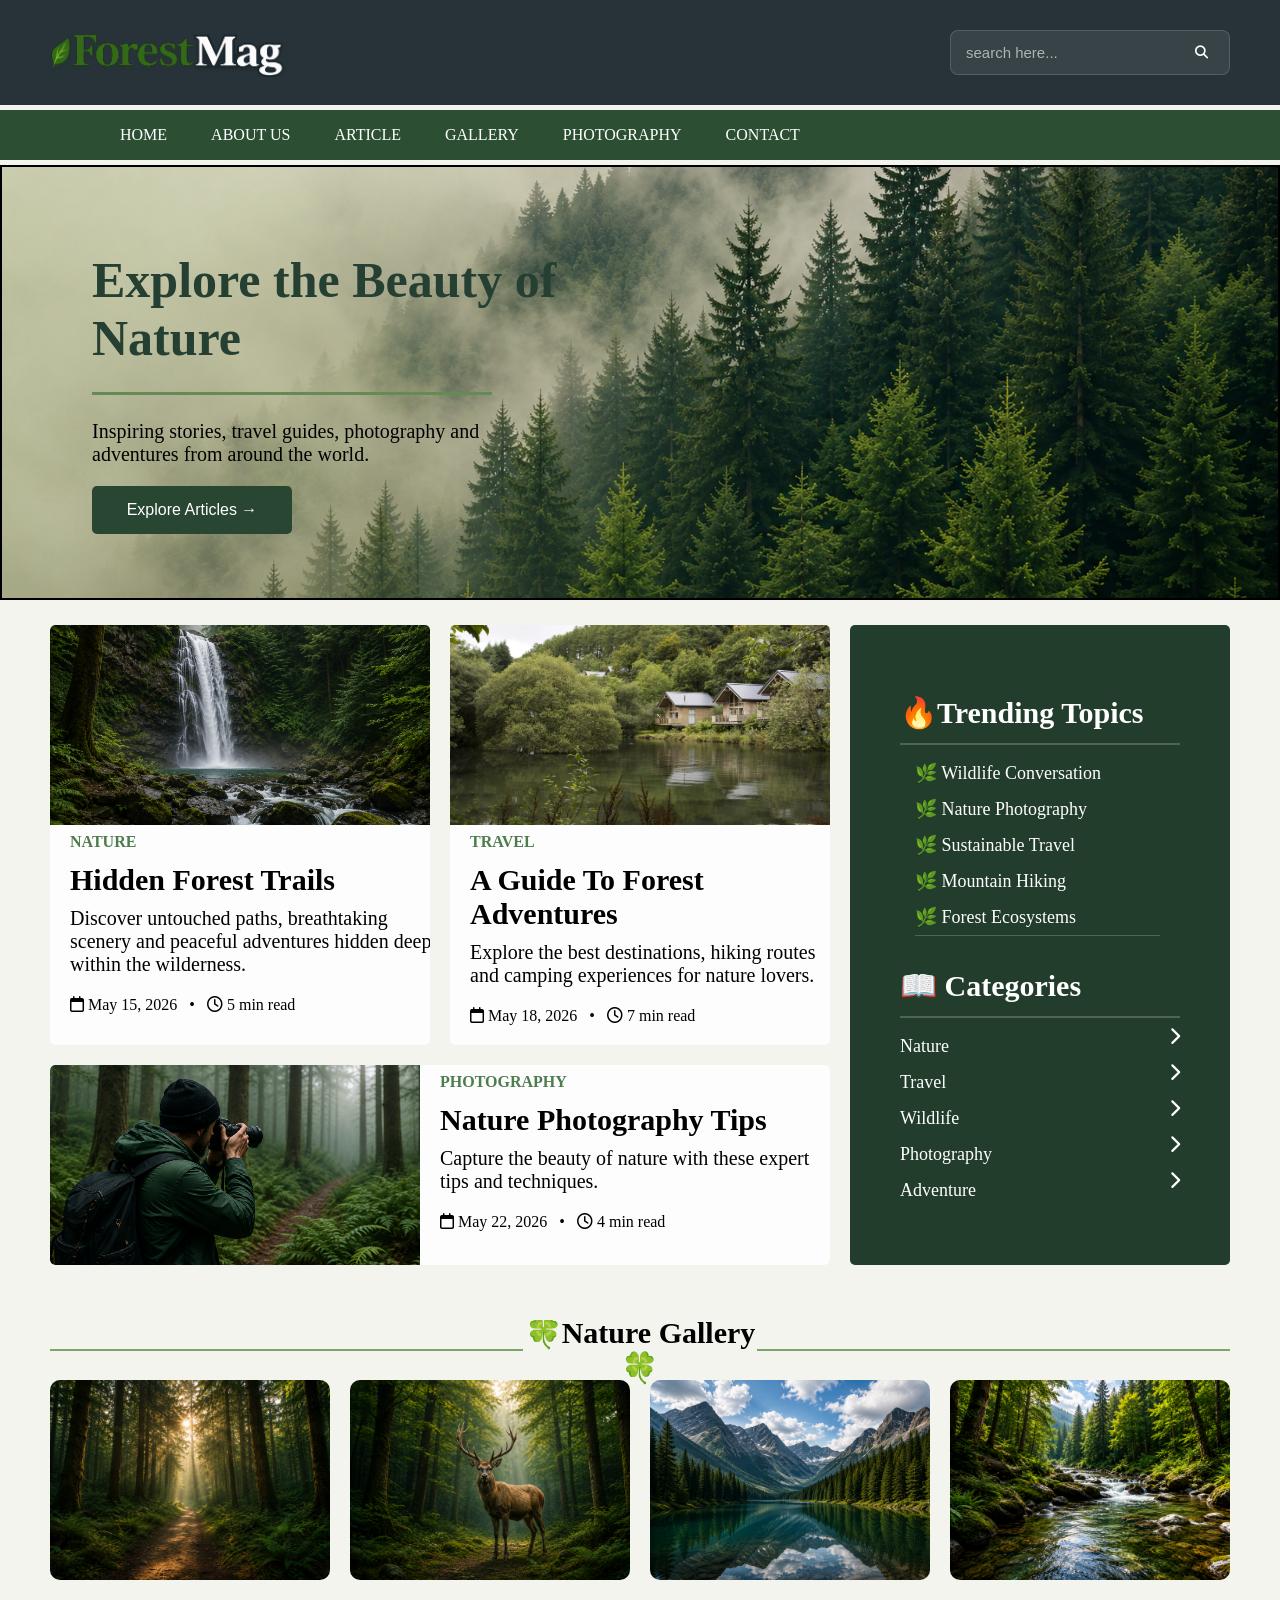
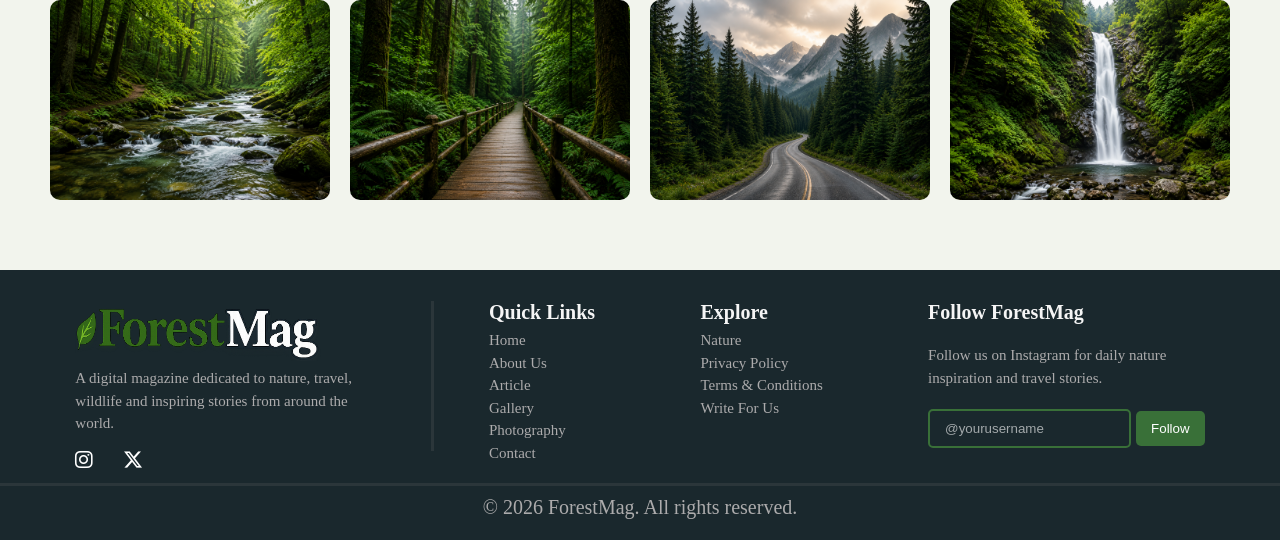
<file: index.html>
<!DOCTYPE html>
<html lang="en">
<head>
    <meta charset="UTF-8">
    <meta name="viewport" content="width=device-width, initial-scale=1.0">
    <title>Forestmag</title>
    <link rel="stylesheet" href="style.css">
    <link rel="stylesheet" href="https://cdnjs.cloudflare.com/ajax/libs/font-awesome/6.7.2/css/all.min.css">
</head>
<body>
    <div class="container">

        <!-- header -->
         
        <div id="background-overlay"></div>
        <div class="items one">
            <img src="images/logo.png" alt="ForestMag logo" id="logo" height="50px" width="240px">
            <div class="search">
                <button class="searchcont" aria-label="Search">
                    <input type="text" name="search" class="search-input" placeholder="search here..." aria-label="Search">
                    <i class="fa-solid fa-magnifying-glass"></i>
                </button>
            </div>
            <button id="main">
                <span class="ham burger1"></span>
                <span class="ham burger2"></span>
                <span class="ham burger3"></span>
            </button>
        </div>
        
        <!-- navbar -->

        <div class="items two">
            <div class="search-2">
                <button class="searchcont" aria-label="Search">
                    <input type="text" name="search" class="search-input" placeholder="search here..." aria-label="Search">
                    <i class="fa-solid fa-magnifying-glass"></i>
                </button>
            </div>
            <nav>
                <a href="#home" class="headera">HOME</a>
                <a href="about.html" class="headera">ABOUT US</a>
                <a href="#article-section" class="headera">ARTICLE</a>
                <a href="#gallery" class="headera">GALLERY</a>
                <a href="#" class="headera">PHOTOGRAPHY</a>
                <a href="contact.html" class="headera">CONTACT</a>
            </nav>
        </div>
        
        <!-- hero-section -->

        <div class="items three" id="home">
            <h1 id="herob">Explore the Beauty of Nature</h1>
            <p id="herop">Inspiring stories, travel guides, photography and adventures from around the world.</p>
            <a href="#article-section">
                <button id="herobtn">Explore Articles →</button>
            </a>
        </div>
        
        <!-- article-section -->

        <div id="article-section">
            <div class="items four">
                <div id="article1"></div>
                <div id="article1-cont">
                    <b class="artcont">NATURE</b>
                    <h3 class="arth3">Hidden Forest Trails</h3>
                    <P class="artp">Discover untouched paths, breathtaking scenery and peaceful adventures hidden deep within the wilderness.</P>
                    <p class="artdate">
                        <i class="fa-regular fa-calendar"></i> May 15, 2026
                        &nbsp; • &nbsp;
                        <i class="fa-regular fa-clock"></i> 5 min read
                    </p>
                </div>
            </div>
            <div class="items five">
                <div id="article2"></div>
                <div id="article2-cont">
                    <b class="artcont">TRAVEL</b>
                    <h3 class="arth3">A Guide To Forest Adventures</h3>
                    <p class="artp">Explore the best destinations, hiking routes and camping experiences for nature lovers.</p>
                    <p class="artdate">
                        <i class="fa-regular fa-calendar"></i> May 18, 2026
                        &nbsp; • &nbsp;
                        <i class="fa-regular fa-clock"></i> 7 min read
                    </p>
                </div>
            </div>
            <div class="items six">
                <h2 class="sidebarh2">🔥Trending Topics</h2>
                <ul class="sidebarul">
                    <li>🌿 Wildlife Conversation</li>
                    <li>🌿 Nature Photography</li>
                    <li>🌿 Sustainable Travel</li>
                    <li>🌿 Mountain Hiking</li>
                    <li>🌿 Forest Ecosystems</li>
                </ul>
                <h2 class="sidebarh2">📖 Categories</h2>
                <div class="category-item">
                    <span>Nature</span>
                    <i class="fa-solid fa-chevron-right"></i>
                </div>
                <div class="category-item">
                    <span>Travel</span>
                    <i class="fa-solid fa-chevron-right"></i>
                </div>
                <div class="category-item">
                    <span>Wildlife</span>
                    <i class="fa-solid fa-chevron-right"></i>
                </div>
                <div class="category-item">
                    <span>Photography</span>
                    <i class="fa-solid fa-chevron-right"></i>
                </div>
                <div class="category-item">
                    <span>Adventure</span>
                    <i class="fa-solid fa-chevron-right"></i>
                </div>
            </div>
            <div class="items seven">
                <div id="article3"></div>
                <div id="article3-cont">
                    <b class="artcont">PHOTOGRAPHY</b>
                    <h3 class="arth3">Nature Photography Tips</h3>
                    <p class="artp">Capture the beauty of nature with these expert tips and techniques.</p>
                    <p class="artdate">
                        <i class="fa-regular fa-calendar"></i> May 22, 2026
                        &nbsp; • &nbsp;
                        <i class="fa-regular fa-clock"></i> 4 min read
                    </p>
                </div>
            </div>
        </div>
        
        <!-- Nature Gallery -->
 
        <div class="items eight" id="gallery">
            <div class="dd0"><hr><b>🍀Nature Gallery🍀</b><hr></div>
            <div class="images dd1"></div>
            <div class="images dd2"></div>
            <div class="images dd3"></div>
            <div class="images dd4"></div>
            <div class="images dd5"></div>
            <div class="images dd6"></div>
            <div class="images dd7"></div>
            <div class="images dd8"></div>
        </div>
 
        <!-- footer -->
         
        <div class="items nine" id="contact">
            <div class="footer">
                <div class="footerone">
                    <img src="images/logo.png" alt="ForestMag logo" height="60px" width="250px">
                    <p>
                        A digital magazine dedicated to nature, travel, wildlife and inspiring stories from around the world.
                    </p>
                    <div class="footericons">
                        <a href="https://www.instagram.com/forest_mag_/" target="_blank" aria-label="Instagram">
                            <i class="fa-brands fa-instagram"></i>
                        </a>
                        <a href="https://x.com" aria-label="Twitter">
                            <i class="fa-brands fa-x-twitter"></i>
                        </a>
                    </div>
                </div>
                <hr>
                <div class="footertwo">
                    <h4>Quick Links</h4>
                    <a href="#home">Home</a>
                    <a href="about.html">About Us</a>
                    <a href="#article-section">Article</a>
                    <a href="#gallery">Gallery</a>
                    <a href="#">Photography</a>
                    <a href="contact.html">Contact</a>
                </div>
                <div class="footerthree">
                    <h4>Explore</h4>
                    <a href="#">Nature</a>
                    <a href="privacy.html">Privacy Policy</a>
                    <a href="term&condition.html">Terms & Conditions</a>
                    <a href="#">Write For Us</a>
                </div>
                <div class="footerfour">
                    <h4>Follow ForestMag</h4>
                    <p>
                        Follow us on Instagram for daily nature inspiration and travel stories.
                    </p>
                    <input type="text" name="text" placeholder="@yourusername" aria-label="Instagram Username">
                    <button>Follow</button>
                </div>
            </div>
            <div class="footer2">
                <p>© 2026 ForestMag. All rights reserved.</p>
            </div>
        </div>
    </div>
    <script src="external.js"></script>
</body>
</html>
</file>
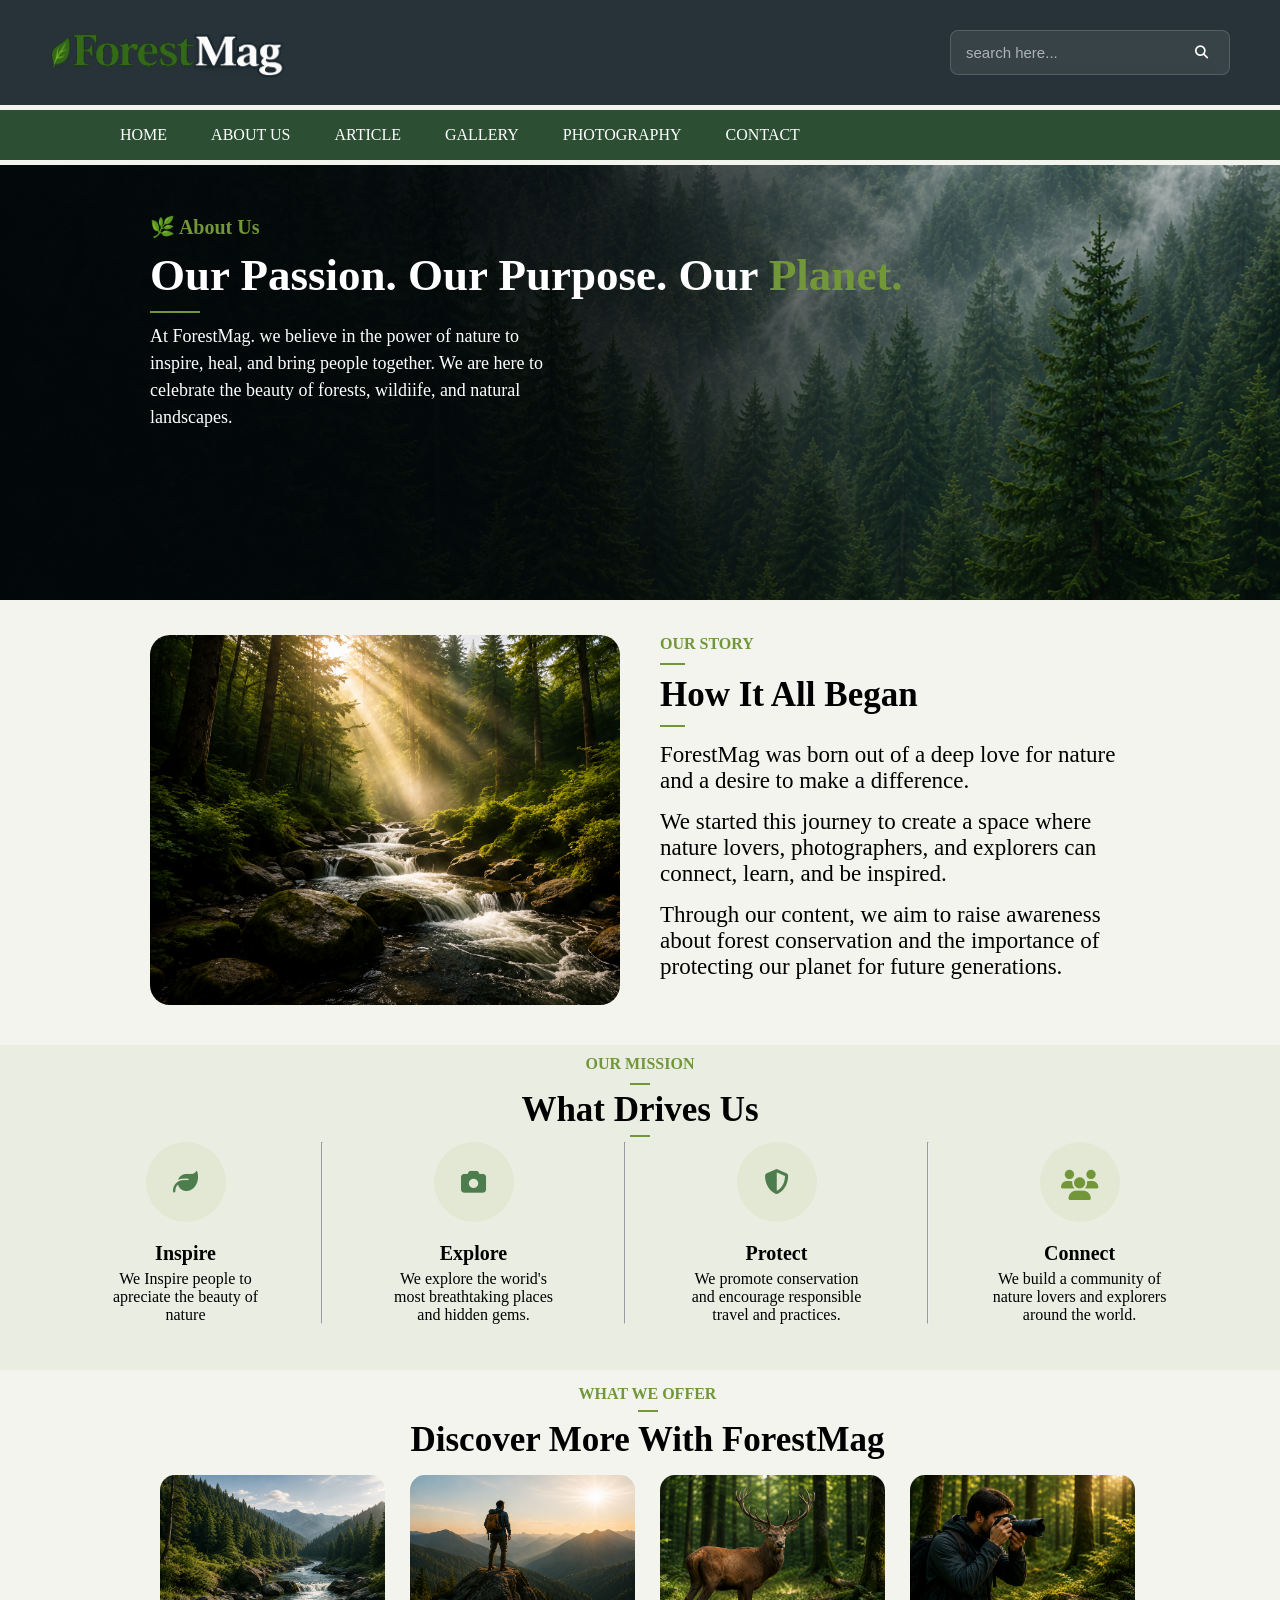
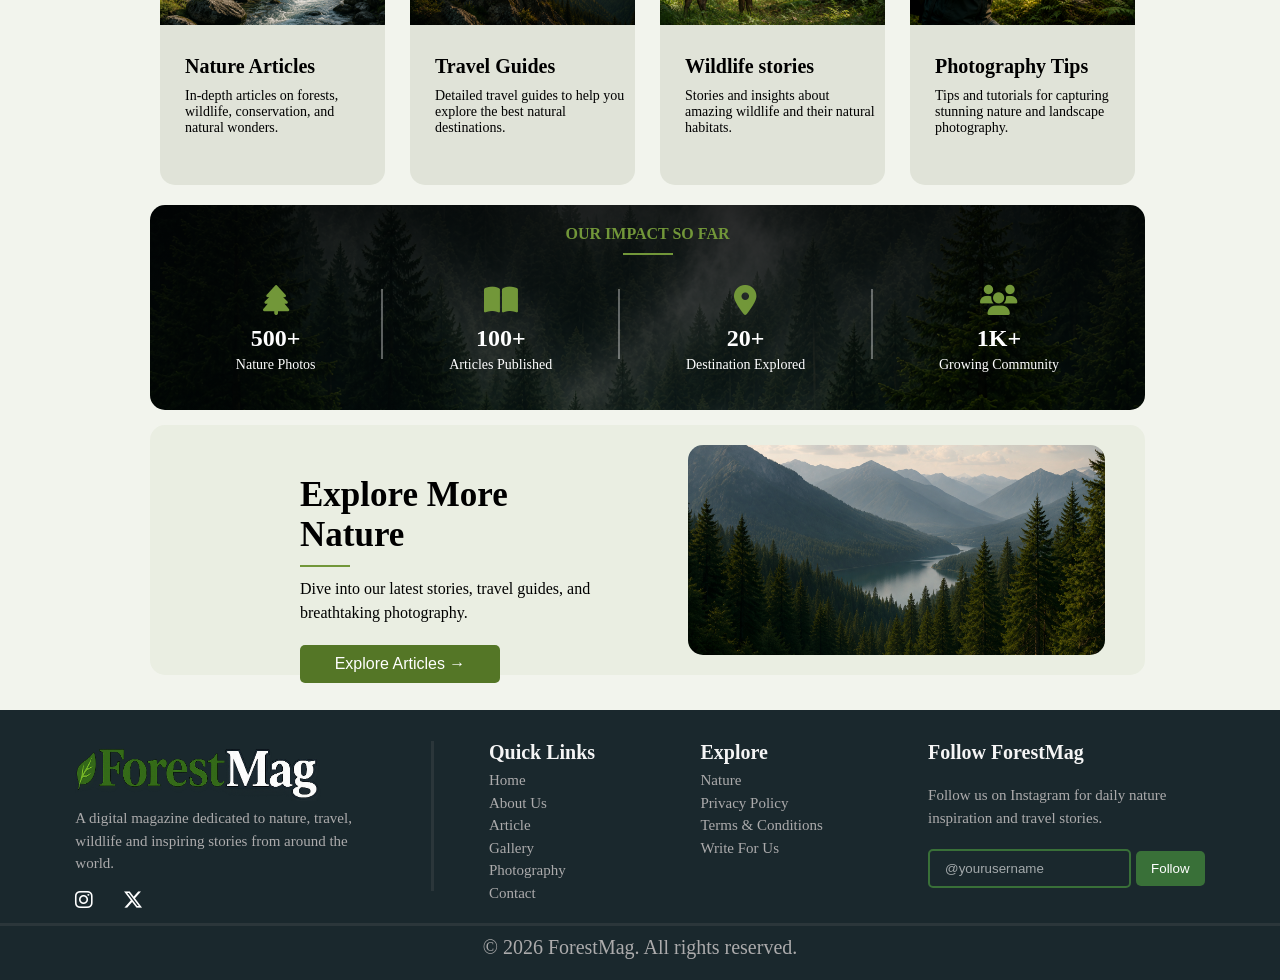
<file: about.html>
<!DOCTYPE html>
<html lang="en">
<head>
    <meta charset="UTF-8">
    <meta name="viewport" content="width=device-width, initial-scale=1.0">
    <title>Forestmag</title>
    <link rel="stylesheet" href="style.css">
    <link rel="stylesheet" href="https://cdnjs.cloudflare.com/ajax/libs/font-awesome/6.7.2/css/all.min.css">
</head>
<body>
    <div class="container2">

        <!-- header -->

        <div id="background-overlay"></div>
        <div class="items one">
            <img src="images/logo.png" alt="ForestMag logo" id="logo" height="50px" width="240px">
            <div class="search">
                <button class="searchcont" aria-label="Search">
                    <input type="text" name="search" class="search-input" placeholder="search here..." aria-label="Search">
                    <i class="fa-solid fa-magnifying-glass"></i>
                </button>
            </div>
            <button id="main">
                <span class="ham burger1"></span>
                <span class="ham burger2"></span>
                <span class="ham burger3"></span>
            </button>
        </div>

        <!-- navbar -->
         
        <div class="items two">
            <div class="search-2">
                <button class="searchcont" aria-label="Search">
                    <input type="text" name="search" class="search-input" placeholder="search here..." aria-label="Search">
                    <i class="fa-solid fa-magnifying-glass"></i>
                </button>
            </div>
            <nav>
                <a href="index.html" class="headera">HOME</a>
                <a href="#about-us" class="headera">ABOUT US</a>
                <a href="#article-section" class="headera">ARTICLE</a>
                <a href="#gallery" class="headera">GALLERY</a>
                <a href="#" class="headera">PHOTOGRAPHY</a>
                <a href="contact.html" class="headera">CONTACT</a>
            </nav>
        </div>

        <!-- about us -->

        <!-- hero-section -->
        <div class="about-three" id="about-us">
            <div class="about-three1">
                <b id="about-herob">🌿 About Us</b>
                <h1 id="about-heroh1">Our Passion. Our Purpose. Our <span style="color: rgb(114, 151, 57);">Planet.</span></h1>
                <hr>
                <p id="about-herop">
                    At ForestMag. we believe in the power of nature to inspire, heal, and bring people together. We are
                    here to celebrate the beauty of forests, wildiife, and natural landscapes.
                </p>
            </div>
        </div>

        <!-- OUR-STORY -->
        <div class="about-four">
            <div id="about-img"></div>
            <div class="about-cont">
                <b id="about-fourb">OUR STORY</b>
                <hr class="about-fourhr">
                <h1 id="about-fourh1">How It All Began</h1>
                <hr class="about-fourhr">
                <p class="about-fourp">
                    ForestMag was born out of a deep love for nature and a desire to make a difference.
                </p>
                <p class="about-fourp">
                    We started this journey to create a space where nature lovers, photographers, and explorers can connect, learn, and be inspired.
                </p>
                <p class="about-fourp">
                    Through our content, we aim to raise awareness about forest conservation and the importance of protecting our planet for future generations.
                </p>
            </div>
        </div>

        <!-- our mission -->
         <div class="about-five">
            <b id="about-fiveb">OUR MISSION</b>
            <hr class="about-fivehr">
            <h2 id="about-fiveh2">What Drives Us</h2>
            <hr class="about-fivehr">
            <div class="about-fiveicon">
                <div class="five-allicons">
                    <div class="icon-circle">
                        <i class="fa-solid fa-solidss fa-leaf"></i>
                    </div>
                    <b class="five-iconb">Inspire</b>
                    <p class="five-iconp">We Inspire people to apreciate the beauty of nature</p>
                </div>

                <hr>

                <div class="five-allicons">
                    <div class="icon-circle">
                        <i class="fa-solid fa-solidss fa-camera"></i>
                    </div>
                    <b class="five-iconb">Explore</b>
                    <p class="five-iconp" style="width: 180px;">We explore the worid's most breathtaking places and hidden gems.</p>
                </div>

                <hr>

                <div class="five-allicons">
                    <div class="icon-circle">
                        <i class="fa-solid fa-solidss fa-shield-halved"></i>
                    </div>
                    <b class="five-iconb">Protect</b>
                    <p class="five-iconp" style="width: 180px;">We promote conservation and encourage responsible travel and practices.</p>
                </div>

                <hr>

                <div class="five-allicons">
                    <div class="icon-circle">
                        <i class="fa-solid fa-solidss fa-users"></i>
                    </div>
                    <b class="five-iconb">Connect</b>
                    <p class="five-iconp" style="width: 180px;">We build a community of nature lovers and explorers around the world.</p>
                </div>
            </div>
         </div>

        <!-- what we offer -->
        <div class="about-six">
            <b id="about-sixb">WHAT WE OFFER</b>
            <hr id="about-sixhr">
            <h2 id="about-sixh2">Discover More With ForestMag</h2>

            <div class="about-sixrow-one">
                <div id="about-sixrow1"></div>
                <div class="about-sixrow2">
                    <b class="sixrowb">Nature Articles</b>
                    <p class="sixrowp">In-depth articles on forests, wildlife, conservation, and natural wonders.</p>
                </div>
            </div>

            <div class="about-sixrow-two">
                <div id="about-sixrow-two1"></div>
                <div class="about-sixrow-two2">
                    <b class="sixrowb">Travel Guides</b>
                    <P class="sixrowp">Detailed travel guides to help you explore the best natural destinations.</P>
                </div>
            </div>

            <div class="about-sixrow-three">
                <div id="about-sixrow-three1"></div>
                <div class="about-sixrow-three2">
                    <b class="sixrowb">Wildlife stories</b>
                    <p class="sixrowp">Stories and insights about amazing wildlife and their natural habitats.</p>
                </div>
            </div>

            <div class="about-sixrow-four">
                <div id="about-sixrow-four1"></div>
                <div class="about-sixrow-four2">
                    <b class="sixrowb">Photography Tips</b>
                    <p class="sixrowp        ">Tips and tutorials for capturing stunning nature and landscape photography.</p>
                </div>
            </div>
            
            <div class="impact-card-container">
                <b style="color: rgb(114, 151, 57); text-align: center;">OUR IMPACT SO FAR</b>
                <hr style="width: 50px; margin: 10px auto; background-color: rgb(114, 151, 57); height: 2px; border: 1px solid rgb(114, 151, 57);">
                <div class="impact-card-container2">
                    <div class="impact-card">
                        <div class="icon-nor">
                            <i class="fa-solid fa-tree"></i>
                        </div>
                        <h2>500+</h2>
                        <p>Nature Photos</p>
                    </div>

                    <hr class="impact-cardhr">

                    <div class="impact-card">
                        <div class="icon-nor">
                            <i class="fa-solid fa-book-open"></i>
                        </div>
                        <h2>100+</h2>
                        <p>Articles Published</p>
                    </div>

                    <hr class="impact-cardhr">
        
                    <div class="impact-card">
                        <div class="icon-nor">
                            <i class="fa-solid fa-location-dot"></i>
                        </div>
                        <h2>20+</h2>
                        <p>Destination Explored</p>
                    </div>

                    <hr class="impact-cardhr">

                    <div class="impact-card">
                        <div class="icon-nor">
                            <i class="fa-solid fa-users"></i>
                        </div>
                        <h2>1K+</h2>
                        <p>Growing Community</p>
                    </div>
                </div>
            </div>

            <div class="explore-article">
                <div class="explore-article1">
                    <h2>Explore More Nature</h2>
                    <hr style="width: 50px; background-color: rgb(114, 151, 57); height: 2px; border: 1px solid rgb(114, 151, 57); margin: 10px 0px;">
                    <p>Dive into our latest stories, travel guides, and breathtaking photography.</p>
                    <button>Explore Articles →</button>
                </div>
                <div id="explore-article2"></div>
            </div>
        </div>

     

        <!-- footer -->
        <div class="items about-nine" id="contact">
            <div class="footer">
                <div class="footerone">
                    <img src="images/logo.png" alt="ForestMag logo" height="60px" width="250px">
                    <p>
                        A digital magazine dedicated to nature, travel, wildlife and inspiring stories from around the world.
                    </p>
                    <div class="footericons">
                        <a href="https://www.instagram.com/forest_mag_/" target="_blank" aria-label="Instagram">
                            <i class="fa-brands fa-instagram"></i>
                        </a>
                        <a href="https://x.com" aria-label="Twitter">
                            <i class="fa-brands fa-x-twitter"></i>
                        </a>
                    </div>
                </div>
                <hr>
                <div class="footertwo">
                    <h4>Quick Links</h4>
                    <a href="index.html">Home</a>
                    <a href="about.html">About Us</a>
                    <a href="#article-section">Article</a>
                    <a href="#gallery">Gallery</a>
                    <a href="#">Photography</a>
                    <a href="contact.html">Contact</a>
                </div>
                <div class="footerthree">
                    <h4>Explore</h4>
                    <a href="#">Nature</a>
                    <a href="privacy.html">Privacy Policy</a>
                    <a href="term&condition.html">Terms & Conditions</a>
                    <a href="#">Write For Us</a>
                </div>
                <div class="footerfour">
                    <h4>Follow ForestMag</h4>
                    <p>
                        Follow us on Instagram for daily nature inspiration and travel stories.
                    </p>
                    <input type="text" name="text" placeholder="@yourusername" aria-label="Instagram Username">
                    <button>Follow</button>
                </div>
            </div>
            <div class="footer2">
                <p>© 2026 ForestMag. All rights reserved.</p>
            </div>
        </div>
    </div>
    <script src="external.js"></script>
</body>
</html>
</file>
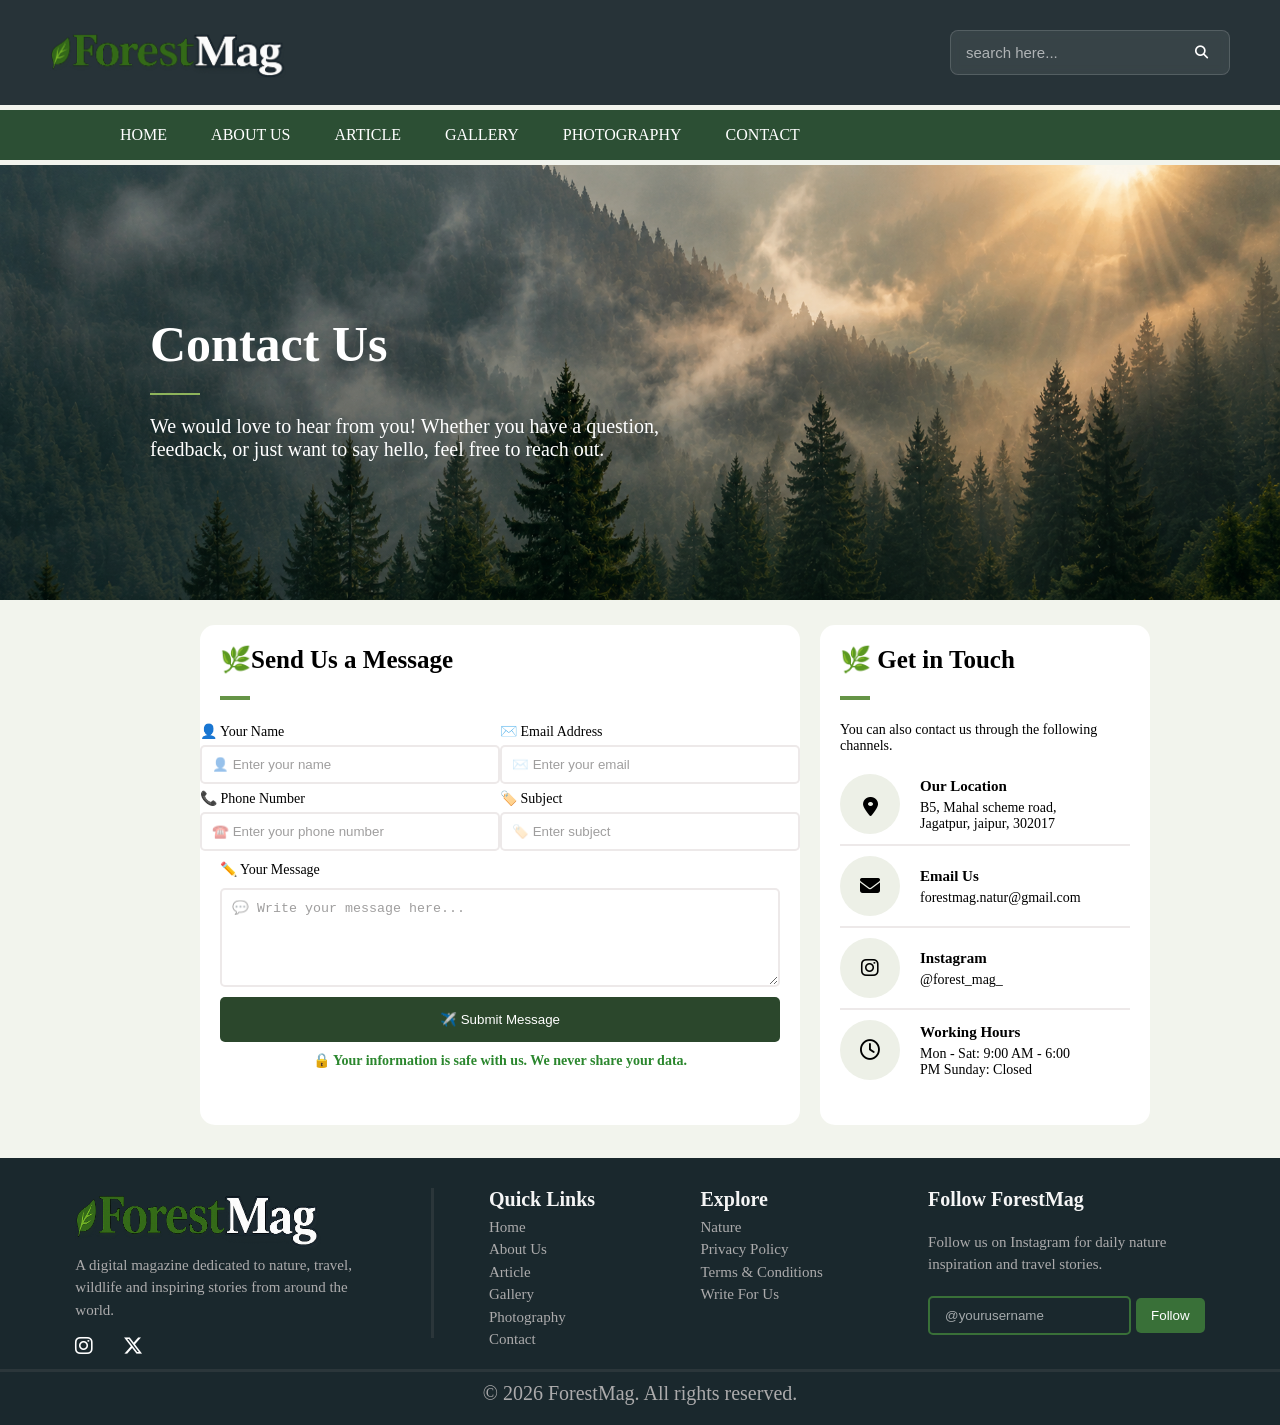
<file: contact.html>
<!DOCTYPE html>
<html lang="en">
<head>
    <meta charset="UTF-8">
    <meta name="viewport" content="width=device-width, initial-scale=1.0">
    <title>Forestmag</title>
    <link rel="stylesheet" href="style.css">
    <link rel="stylesheet" href="https://cdnjs.cloudflare.com/ajax/libs/font-awesome/6.7.2/css/all.min.css">
</head>
<body>
    <div class="container3">
        
        <!-- header -->
        
        <div id="background-overlay"></div>
        <div class="items one">
            <img src="images/logo.png" alt="ForestMag logo" id="logo" height="50px" width="240px">
            <div class="search">
                <button class="searchcont" aria-label="Search">
                    <input type="text" name="search" class="search-input" placeholder="search here..." aria-label="Search">
                    <i class="fa-solid fa-magnifying-glass"></i>
                </button>
            </div>
            <button id="main">
                <span class="ham burger1"></span>
                <span class="ham burger2"></span>
                <span class="ham burger3"></span>
            </button>
        </div>

        <!-- navbar -->

        <div class="items two">
            <div class="search-2">
                <button class="searchcont" aria-label="Search">
                    <input type="text" name="search" class="search-input" placeholder="search here..." aria-label="Search">
                    <i class="fa-solid fa-magnifying-glass"></i>
                </button>
            </div>
            <nav>
                <a href="index.html" class="headera">HOME</a>
                <a href="about.html" class="headera">ABOUT US</a>
                <a href="#article-section" class="headera">ARTICLE</a>
                <a href="#gallery" class="headera">GALLERY</a>
                <a href="#" class="headera">PHOTOGRAPHY</a>
                <a href="#contact" class="headera">CONTACT</a>
            </nav>
        </div>
        <div class="contact-hero" id="contact">
            <h1>Contact Us</h1>
            <hr>
            <p>We would love to hear from you! Whether you have a question, feedback, or just want to say hello, feel free to reach out.</p>
        </div>

        <!-- contact us -->

        <!-- form -->

        <div class="contact-form">
            <div class="contact-form1">
                <h1>🌿Send Us a Message</h1>
                <hr>
                <form action="submit" method="post" class="contact-form-tag">
                   
                    <div class="contact-input1">
                        <div>
                            <label for="name" style="color: black; font-size: 14px;">👤 Your Name</label><br>
                            <input type="text" name="text" id="name" placeholder="👤 Enter your name" required>
                        </div>
                        <div>
                            <label for="email" style="color: black; font-size: 14px;">✉️ Email Address</label><br>
                            <input type="email" name="email" id="email" placeholder="✉️ Enter your email" required>
                        </div>
                    </div>

                    <div class="contact-input2">
                        <div>
                            <label for="phone" style="color: black; font-size: 14px;">📞 Phone Number</label><br>
                            <input type="number" name="number" id="phone" placeholder="☎️ Enter your phone number" maxlength="10" required>
                        </div>
                        <div>
                            <label for="subject" style="color: black; font-size: 14px;">🏷️ Subject</label><br>
                            <input type="text" name="subject" id="subject" placeholder="🏷️ Enter subject" required>
                        </div>
                    </div>

                    <div class="contact-input3">
                        <label for="message" id="your-message">✏️ Your Message</label>
                        <textarea name="text" id="message" rows="5" cols="20" placeholder="💬 Write your message here..."></textarea>
                        <button id="form-btn">✈️ Submit Message</button>
                    </div>
                    
                    <b id="formb">🔒 Your information is safe with us. We never share your data.</b>
                </form>
            </div>
            <div class="contact-form2">
                <h1>🌿 Get in Touch</h1>
                <hr id="contact-form2hr">
                <p id="contact-form2-p">You can also contact us through the following channels.</p>
                <div class="contact-form-location0">
                    <div class="contact-form-location">
                        <div class="contact-icon">
                            <i class="fa-solid fa-location-dot"></i>
                        </div>
                        <div>
                            <b class="contact-form-location-b">Our Location</b>
                            <p class="contact-form-location-p">B5, Mahal scheme road, Jagatpur, jaipur, 302017</p>
                        </div>
                    </div>

                    <hr class="contact-form2-hr">

                    <div class="contact-form-location">
                        <div class="contact-icon">
                            <i class="fa-solid fa-envelope"></i>
                        </div>
                        <div>
                            <b class="contact-form-location-b">Email Us</b>
                            <p class="contact-form-location-p">forestmag.natur@gmail.com</p>
                        </div>
                    </div>

                    <hr class="contact-form2-hr">

                    <div class="contact-form-location">
                        <div class="contact-icon">
                            <a href="https://www.instagram.com/forest_mag_/"><i class="fa-brands fa-instagram"></i></a>
                        </div>
                        <div>
                            <b class="contact-form-location-b">Instagram</b>
                            <p class="contact-form-location-p">@forest_mag_</p>
                        </div>
                    </div>

                    <hr class="contact-form2-hr">

                    <div class="contact-form-location">
                        <div class="contact-icon">
                            <i class="fa-regular fa-clock"></i>
                        </div>
                        <div>
                            <b class="contact-form-location-b">Working Hours</b>
                            <p class="contact-form-location-p">Mon - Sat: 9:00 AM - 6:00 PM Sunday: Closed</p>
                        </div>
                    </div>
                    
                </div>
            </div>
        </div>

        <!-- footer -->

        <div class="items contact-nine">
            <div class="footer">
                <div class="footerone">
                    <img src="images/logo.png" alt="ForestMag logo" height="60px" width="250px">
                    <p>
                        A digital magazine dedicated to nature, travel, wildlife and inspiring stories from around the world.
                    </p>
                    <div class="footericons">
                        <a href="https://www.instagram.com/forest_mag_/" target="_blank" aria-label="Instagram">
                            <i class="fa-brands fa-instagram"></i>
                        </a>
                        <a href="https://x.com" aria-label="Twitter">
                            <i class="fa-brands fa-x-twitter"></i>
                        </a>
                    </div>
                </div>
                <hr>
                <div class="footertwo">
                    <h4>Quick Links</h4>
                    <a href="index.html">Home</a>
                    <a href="about.html">About Us</a>
                    <a href="#article-section">Article</a>
                    <a href="#gallery">Gallery</a>
                    <a href="#">Photography</a>
                    <a href="#contact">Contact</a>
                </div>
                <div class="footerthree">
                    <h4>Explore</h4>
                    <a href="#">Nature</a>
                    <a href="privacy.html">Privacy Policy</a>
                    <a href="term&condition.html">Terms & Conditions</a>
                    <a href="#">Write For Us</a>
                </div>
                <div class="footerfour">
                    <h4>Follow ForestMag</h4>
                    <p>
                        Follow us on Instagram for daily nature inspiration and travel stories.
                    </p>
                    <input type="text" name="text" placeholder="@yourusername" aria-label="Instagram Username">
                    <button>Follow</button>
                </div>
            </div>
            <div class="footer2">
                <p>© 2026 ForestMag. All rights reserved.</p>
            </div>
        </div>
    </div>
    <script src="external.js"></script>
</body>
</html>
</file>
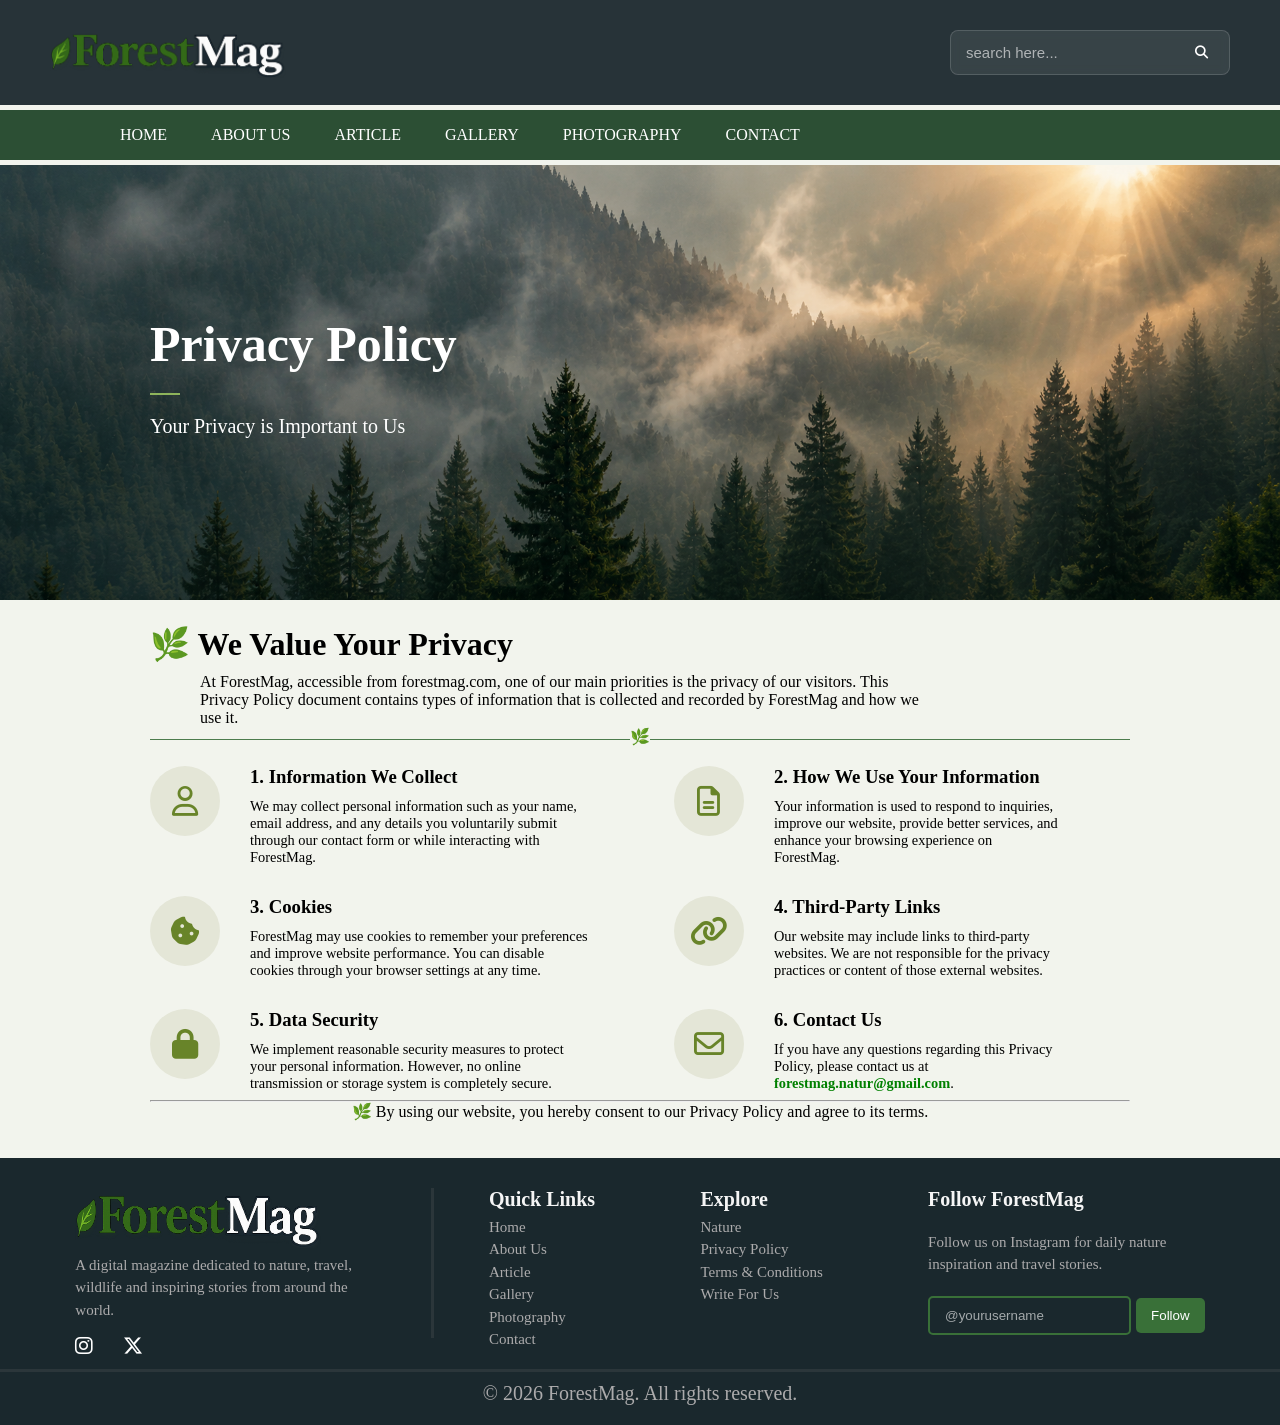
<file: privacy.html>
<!DOCTYPE html>
<html lang="en">
<head>
    <meta charset="UTF-8">
    <meta name="viewport" content="width=device-width, initial-scale=1.0">
    <title>Forestmag</title>
    <link rel="stylesheet" href="style.css">
    <link rel="stylesheet" href="https://cdnjs.cloudflare.com/ajax/libs/font-awesome/6.7.2/css/all.min.css">
</head>
<body>
    <div class="container4">
        
        <!-- header -->
        
        <div id="background-overlay"></div>
        <div class="items one">
            <img src="images/logo.png" alt="ForestMag logo" id="logo" height="50px" width="240px">
            <div class="search">
                <button class="searchcont" aria-label="Search">
                    <input type="text" name="search" class="search-input" placeholder="search here..." aria-label="Search">
                    <i class="fa-solid fa-magnifying-glass"></i>
                </button>
            </div>
            <button id="main">
                <span class="ham burger1"></span>
                <span class="ham burger2"></span>
                <span class="ham burger3"></span>
            </button>
        </div>

        <!-- navbar -->

        <div class="items two">
            <div class="search-2">
                <button class="searchcont" aria-label="Search">
                    <input type="text" name="search" class="search-input" placeholder="search here..." aria-label="Search">
                    <i class="fa-solid fa-magnifying-glass"></i>
                </button>
            </div>
            <nav>
                <a href="index.html" class="headera">HOME</a>
                <a href="about.html" class="headera">ABOUT US</a>
                <a href="#article-section" class="headera">ARTICLE</a>
                <a href="#gallery" class="headera">GALLERY</a>
                <a href="#" class="headera">PHOTOGRAPHY</a>
                <a href="#contact" class="headera">CONTACT</a>
            </nav>
        </div>

        <div class="privacy-hero" id="privacy-policy">
            <h1>Privacy Policy</h1>
            <hr>
            <p>Your Privacy is Important to Us</p>
        </div>

        <!-- privacy policy -->

        <div class="privacy-main">
            <div class="privacy-main-1">
                <h1>🌿 We Value Your Privacy</h1>
                <p>
                    At ForestMag, accessible from forestmag.com, one of our main priorities is the privacy of our visitors. This Privacy Policy document contains types of information that is collected and recorded by ForestMag
                    and how we use it.
                </p>
                <div id="hr"><hr>🌿<hr></div>
            </div>

            <div class="privacy-main-2">
                <div class="privacy-main-2-two">
                    <div class="privacy-icon">
                        <div class="policy-icon">
                            <i class="fa-regular fa-user"></i>
                        </div>

                        <div class="policy-content">
                            <h3>1. Information We Collect</h3>
                            <p> 
                                We may collect personal information such as your name, email address,
                                and any details you voluntarily submit through our contact form or while
                                interacting with ForestMag.
                            </p>
                        </div>
                    </div>

                    <div class="privacy-icon">
                        <div class="policy-icon">
                            <i class="fa-solid fa-cookie-bite"></i>
                        </div>

                        <div class="policy-content">
                            <h3>3. Cookies</h3>
                            <p>
                                ForestMag may use cookies to remember your preferences and improve
                                website performance. You can disable cookies through your browser
                                settings at any time.
                            </p>
                        </div>
                    </div>
                    
                    <div class="privacy-icon">
                        <div class="policy-icon">
                            <i class="fa-solid fa-lock"></i>
                        </div>

                        <div class="policy-content">
                            <h3>5. Data Security</h3>
                            <p>
                                We implement reasonable security measures to protect your personal
                                information. However, no online transmission or storage system is
                                completely secure.
                            </p>
                        </div>
                    </div>
                </div>
                
                <div class="privacy-main-2-two">
                    <div class="privacy-icon">
                        <div class="policy-icon">
                            <i class="fa-regular fa-file-lines"></i>
                        </div>
                    
                        <div class="policy-content">
                            <h3>2. How We Use Your Information</h3>
                            <p>
                                Your information is used to respond to inquiries, improve our website,
                                provide better services, and enhance your browsing experience on
                                ForestMag.
                            </p>
                        </div>
                    </div>

                    <div class="privacy-icon">
                        <div class="policy-icon">
                            <i class="fa-solid fa-link"></i>
                        </div>

                        <div class="policy-content">
                            <h3>4. Third-Party Links</h3>
                            <p>
                                Our website may include links to third-party websites. We are not
                                responsible for the privacy practices or content of those external
                                websites.
                            </p>
                        </div>
                    </div>

                    <div class="privacy-icon">
                        <div class="policy-icon">
                            <i class="fa-regular fa-envelope"></i>
                        </div>

                        <div class="policy-content">
                            <h3>6. Contact Us</h3>
                            <p>
                                If you have any questions regarding this Privacy Policy, please contact
                                us at <strong style="color: green;">forestmag.natur@gmail.com</strong>.
                            </p>
                        </div>
                    </div>
                </div>
            </div>
            <hr>
            <p id="last-line">🌿 By using our website, you hereby consent to our Privacy Policy and agree to its terms.</p>
        </div>
        
        <!-- footer -->

        <div class="items contact-nine">
            <div class="footer">
                <div class="footerone">
                    <img src="images/logo.png" alt="ForestMag logo" height="60px" width="250px">
                    <p>
                        A digital magazine dedicated to nature, travel, wildlife and inspiring stories from around the world.
                    </p>
                    <div class="footericons">
                        <a href="https://www.instagram.com/forest_mag_/" target="_blank" aria-label="Instagram">
                            <i class="fa-brands fa-instagram"></i>
                        </a>
                        <a href="https://x.com" aria-label="Twitter">
                            <i class="fa-brands fa-x-twitter"></i>
                        </a>
                    </div>
                </div>
                <hr>
                <div class="footertwo">
                    <h4>Quick Links</h4>
                    <a href="index.html">Home</a>
                    <a href="about.html">About Us</a>
                    <a href="#article-section">Article</a>
                    <a href="#gallery">Gallery</a>
                    <a href="#">Photography</a>
                    <a href="contact.html">Contact</a>
                </div>
                <div class="footerthree">
                    <h4>Explore</h4>
                    <a href="#">Nature</a>
                    <a href="#privacy-policy">Privacy Policy</a>
                    <a href="term&condition.html">Terms & Conditions</a>
                    <a href="#">Write For Us</a>
                </div>
                <div class="footerfour">
                    <h4>Follow ForestMag</h4>
                    <p>
                        Follow us on Instagram for daily nature inspiration and travel stories.
                    </p>
                    <input type="text" name="text" placeholder="@yourusername" aria-label="Instagram Username">
                    <button>Follow</button>
                </div>
            </div>
            <div class="footer2">
                <p>© 2026 ForestMag. All rights reserved.</p>
            </div>
        </div>
    </div>
    <script src="external.js"></script>
</body>
</html>
</file>
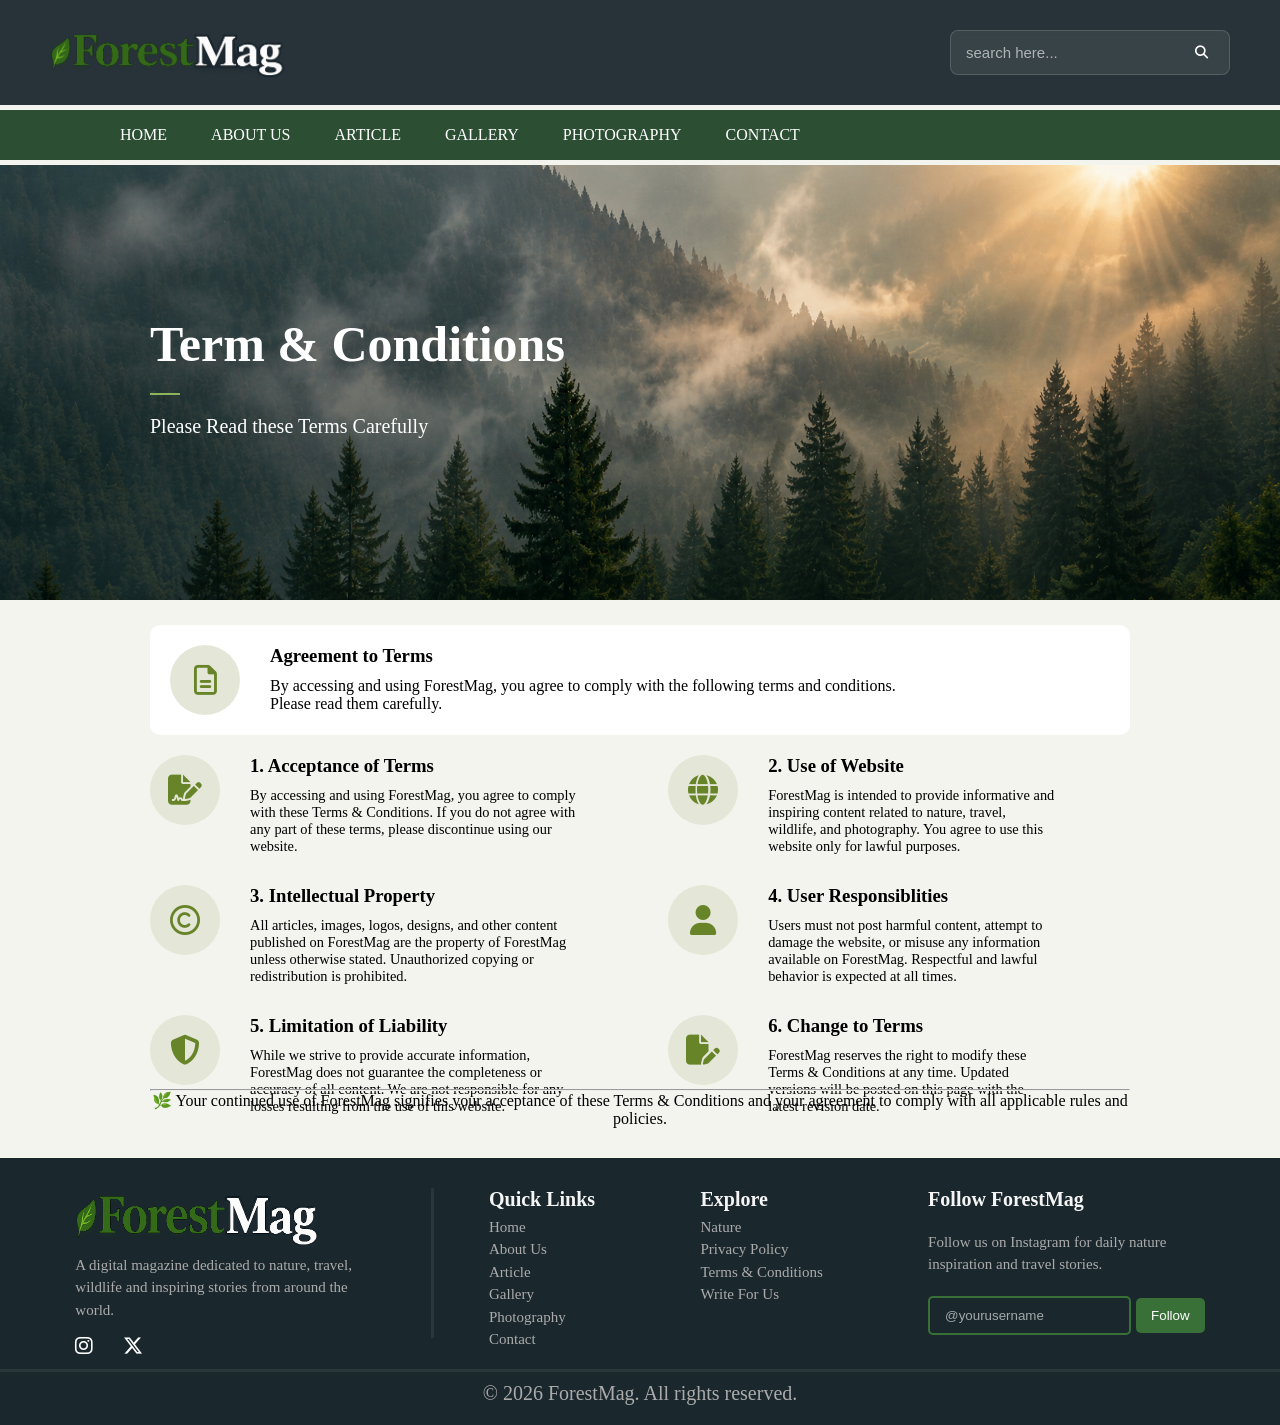
<file: term&condition.html>
<!DOCTYPE html>
<html lang="en">
<head>
    <meta charset="UTF-8">
    <meta name="viewport" content="width=device-width, initial-scale=1.0">
    <title>Forestmag</title>
    <link rel="stylesheet" href="style.css">
    <link rel="stylesheet" href="https://cdnjs.cloudflare.com/ajax/libs/font-awesome/6.7.2/css/all.min.css">
</head>
<body>
    <div class="container5">
        
        <!-- header -->
        
        <div id="background-overlay"></div>
        <div class="items one">
            <img src="images/logo.png" alt="ForestMag logo" id="logo" height="50px" width="240px">
            <div class="search">
                <button class="searchcont" aria-label="Search">
                    <input type="text" name="search" class="search-input" placeholder="search here..." aria-label="Search">
                    <i class="fa-solid fa-magnifying-glass"></i>
                </button>
            </div>
            <button id="main">
                <span class="ham burger1"></span>
                <span class="ham burger2"></span>
                <span class="ham burger3"></span>
            </button>
        </div>

        <!-- navbar -->

        <div class="items two">
            <div class="search-2">
                <button class="searchcont" aria-label="Search">
                    <input type="text" name="search" class="search-input" placeholder="search here..." aria-label="Search">
                    <i class="fa-solid fa-magnifying-glass"></i>
                </button>
            </div>
            <nav>
                <a href="index.html" class="headera">HOME</a>
                <a href="about.html" class="headera">ABOUT US</a>
                <a href="#article-section" class="headera">ARTICLE</a>
                <a href="#gallery" class="headera">GALLERY</a>
                <a href="#" class="headera">PHOTOGRAPHY</a>
                <a href="#contact" class="headera">CONTACT</a>
            </nav>
        </div>

        <div class="term-hero" id="term&condition">
            <h1>Term & Conditions</h1>
            <hr>
            <p>Please Read these Terms Carefully</p>
        </div>

        <!-- term policy -->

        <div class="term-main">
            <div class="term-main-1">
                <div class="policy-icon">
                    <i class="fa-regular fa-file-lines"></i>
                </div>
                <div id="policy-icon2">
                    <h3>Agreement to Terms</h3>
                    <p>
                        By accessing and using ForestMag, you agree to comply with the following terms and conditions.
                        Please read them carefully.
                    </p>   
                </div> 
            </div>

            <div class="term-main-2">
                <div class="term-main-2-two">
                    <div class="term-icon">
                        <div class="policy-icon">
                           <i class="fa-solid fa-file-signature"></i>
                        </div>

                        <div class="policy-content">
                            <h3>1. Acceptance of Terms</h3>
                            <p> 
                                By accessing and using ForestMag, you agree to comply with these
                                Terms & Conditions. If you do not agree with any part of these terms,
                                please discontinue using our website.
                            </p>
                        </div>
                    </div>

                    <div class="term-icon">
                        <div class="policy-icon">
                            <i class="fa-regular fa-copyright"></i> 
                        </div>

                        <div class="policy-content">
                            <h3>3. Intellectual Property</h3>
                            <p>
                                All articles, images, logos, designs, and other content published on
                                ForestMag are the property of ForestMag unless otherwise stated.
                                Unauthorized copying or redistribution is prohibited.
                            </p>
                        </div>
                    </div>
                    
                    <div class="term-icon">
                        <div class="policy-icon">
                            <i class="fa-solid fa-shield-halved"></i>
                        </div>

                        <div class="policy-content">
                            <h3>5. Limitation of Liability</h3>
                            <p>
                                While we strive to provide accurate information, ForestMag does not
                                guarantee the completeness or accuracy of all content. We are not
                                responsible for any losses resulting from the use of this website.
                            </p>
                        </div>
                    </div>
                </div>
                
                <div class="term-main-2-two">
                    <div class="term-icon">
                        <div class="policy-icon">
                            <i class="fa-solid fa-globe"></i>
                        </div>
                    
                        <div class="policy-content">
                            <h3>2. Use of Website</h3>
                            <p>
                                ForestMag is intended to provide informative and inspiring content
                                related to nature, travel, wildlife, and photography. You agree to use
                                this website only for lawful purposes.
                            </p>
                        </div>
                    </div>

                    <div class="term-icon">
                        <div class="policy-icon">
                            <i class="fa-solid fa-user"></i>
                        </div>

                        <div class="policy-content">
                            <h3>4. User Responsiblities</h3>
                            <p>
                               Users must not post harmful content, attempt to damage the website,
                               or misuse any information available on ForestMag. Respectful and
                               lawful behavior is expected at all times.
                            </p>
                        </div>
                    </div>

                    <div class="term-icon">
                        <div class="policy-icon">
                            <i class="fa-solid fa-file-pen"></i>
                        </div>

                        <div class="policy-content">
                            <h3>6. Change to Terms</h3>
                            <p>
                                ForestMag reserves the right to modify these Terms & Conditions
                                at any time. Updated versions will be posted on this page with the
                                latest revision date.
                            </p>
                        </div>
                    </div>
                </div>
            </div>
            <hr>
            <p id="last-line">🌿 Your continued use of ForestMag signifies your acceptance of these Terms & Conditions and your agreement to comply with all applicable rules and policies.</p>
        </div>
        
        <!-- footer -->

        <div class="items contact-nine">
            <div class="footer">
                <div class="footerone">
                    <img src="images/logo.png" alt="ForestMag logo" height="60px" width="250px">
                    <p>
                        A digital magazine dedicated to nature, travel, wildlife and inspiring stories from around the world.
                    </p>
                    <div class="footericons">
                        <a href="https://www.instagram.com/forest_mag_/" target="_blank" aria-label="Instagram">
                            <i class="fa-brands fa-instagram"></i>
                        </a>
                        <a href="https://x.com" aria-label="Twitter">
                            <i class="fa-brands fa-x-twitter"></i>
                        </a>
                    </div>
                </div>
                <hr>
                <div class="footertwo">
                    <h4>Quick Links</h4>
                    <a href="index.html">Home</a>
                    <a href="about.html">About Us</a>
                    <a href="#article-section">Article</a>
                    <a href="#gallery">Gallery</a>
                    <a href="#">Photography</a>
                    <a href="contact.html">Contact</a>
                </div>
                <div class="footerthree">
                    <h4>Explore</h4>
                    <a href="#">Nature</a>
                    <a href="privacy.html">Privacy Policy</a>
                    <a href="#term&condition">Terms & Conditions</a>
                    <a href="#">Write For Us</a>
                </div>
                <div class="footerfour">
                    <h4>Follow ForestMag</h4>
                    <p>
                        Follow us on Instagram for daily nature inspiration and travel stories.
                    </p>
                    <input type="text" name="text" placeholder="@yourusername" aria-label="Instagram Username">
                    <button>Follow</button>
                </div>
            </div>
            <div class="footer2">
                <p>© 2026 ForestMag. All rights reserved.</p>
            </div>
        </div>
    </div>
    <script src="external.js"></script>
</body>
</html>
</file>
<file: style.css>
*{
    margin: 0;
    padding: 0;
    box-sizing: border-box;
}

html,body{
    height: 100%;
    width: 100%;
    background-color: rgb(242, 244, 237);
    scroll-behavior: smooth;
}

.container{
    display: grid;
    grid-template-columns:  repeat(12, 1fr);
    grid-template-rows: repeat(39, 50px);
    grid-auto-rows: 100px;
    grid-gap: 5px;
    position: relative;
}

.items{
    width: 100%;
    border: 2px solid black;
}

.one{
    background-color: #273338;
    grid-area: 1/1/3/13;
    text-align: center;
    font-size: 25px;
    align-content: center;
    display: flex;
    justify-content: space-between;
    align-items: center;
    position: sticky;
    top: 0;
    z-index: 1000;
    border: none;
}

#logo{
    margin-left: 50px;
}

.search{
    margin-top: 30px;
    margin-right: 50px;
    margin-bottom: 30px;
}

.searchcont{
    width: 280px;
    height: 45px;
    display: flex;
    align-items: center;
    justify-content: space-between;
    padding: 0 15px;
    background-color: rgba(255,255,255,0.08);
    border: 1px solid rgba(255,255,255,0.15);
    border-radius: 8px;
    backdrop-filter: blur(5px);
}

.search-input{
    width: 100%;
    border: none;
    outline: none;
    background: transparent;
    color: white;
    font-size: 15px;

}

.searchcont input::placeholder{
    color: rgba(255,255,255,0.6);
}

.searchcont i{
    color: white;
    cursor: pointer;
}

.fa-magnifying-glass{
    padding: 6px;
}

/* .hamburger{
    background: transparent; 
    border: none; 
    display: none;
}

.cross-icon{
    background: transparent;
    border: none;
    display: none;
} */

#main{
    display: none;
}

.two{
    background-color: rgb(44, 79, 52);
    grid-area: 3/1/4/13;
    text-align: center;
    font-size: 16px;
    display: flex;
    justify-content: left;
    align-items: center;
    position: sticky;
    top: 100px;
    z-index: 999;
    border: none;
}

.search-2{
    display: none;
}

nav{
    margin-left: 100px;
}

.headera{
    color: white;
    text-decoration: none;
    margin: 0px 20px;
    transition: 0.3s;
    position: relative;
}

.headera::after{
    content: "";
    position: absolute;
    left: 0;
    bottom: -5px;
    width: 0;
    height: 2px;
    background-color: #7FA36A;
    transition: width 0.3s ease;
}

.headera:hover::after{
    width: 100%;
}

.headera:hover{
    color: #7FA36A;
}

.three{
    grid-area: 4/1/12/13;
    text-align: center;
    font-size: 25px;
    background-image: url(images/hero-section.png);
    background-size: cover;
    text-align: left;
    display: flex;
    flex-direction: column;
    justify-content: center;
    background-position: center;
}

#herob{
    margin: 20px 20px 25px 90px;
    font-size: 50px;
    width: 500px;
    color: rgb(37, 64, 51);
}

#herop{
    margin: 0px 20px 20px 90px;
    width: 400px;
    font-size: 20px;
    border-top: 3px solid black;
    padding-top: 25px;
    border-color: rgb(100, 139, 85);
}

#herobtn{
    width: 200px;
    margin-left: 90px;
    padding: 15px;
    font-size: 16px;
    background-color: rgb(41, 70, 50);
    color: white;
    border-radius: 5px;
    border: none;
    cursor: pointer;
    transition: 0.3s;
}

#herobtn:hover{
    background-color: rgb(57,112,56);
    transform: translateY(-3px);
    box-shadow: 0 5px 15px rgba(0,0,0,0.2);
}

#article-section{
    display: grid;
    grid-template-columns: repeat(3, 1fr);
    grid-template-rows: repeat(3, 200px);
    grid-area: 12/1/24/13;
    grid-gap: 20px;
    margin: 20px 50px;
}

.four{
    grid-area: 1/1/3/2;
    font-size: 25px;
    display: grid;
    grid-template-columns: 1fr;
    grid-template-rows: 200px 220px;
    border: none;
}

#article1{
    background-image: url(images/Article-1.png);
    background-size: cover;
    border-radius: 5px 5px 0px 0px;
}

#article1-cont{
    background-color: rgb(254, 253, 254);
    border-radius: 0px 0px 5px 5px;
}

.five{
    grid-area: 1/2/3/3;
    font-size: 25px;
    display: grid;
    grid-template-columns: 1fr;
    grid-template-rows: 200px 220px;
    border: none;
}

#article2{
    background-image: url(images/Article-2.jpg);
    background-size: cover;
    border-radius: 5px 5px 0px 0px;
}

#article2-cont{
    background-color: rgb(254, 253, 254);
    border-radius: 0px 0px 5px 5px;
}

.six{
    grid-area: 1/3/4/4;
    font-size: 25px;
    align-content: center;
    border: none;
    background-color: rgb(34, 61, 43);
    border-radius: 5px;
    padding: 50px;
    line-height: 2;
    font-family: 'Times New Roman', Times, serif ;
    color: white;
}

.sidebarh2{
    font-size: 30px;
    margin-bottom: 10px;
    border-bottom: 2px solid rgba(255,255,255,.2);
}

.sidebarul{
    font-size: 18px;
    margin: 0px 20px 20px 15px;
    list-style: none;
    border-bottom: 1px solid rgba(255,255,255,.2);
}

.category-item{
    display: flex;
    justify-content: space-between;
    font-size: 18px;
    transition: 0.3s;
    cursor: pointer;
}

.category-item:hover{
    color: lightgreen;
    transform: translateX(5px);
}

.seven{
    grid-area: 3/1/4/3;
    font-size: 25px;
    align-content: center;
    display: grid;
    grid-template-columns: 1fr 1fr;
    grid-template-rows: 200px;
    border: none;
}

#article3{
    background-image: url(images/Article-3.png);
    background-size: cover;
    border-radius: 5px 0px 0px 5px;
}

#article3-cont{
    background-color: rgb(254, 253, 254);
    border-radius: 0px 5px 5px 0px ;
}

.artcont{
    color:#4d7c4d;
    font-size: 16px;
    margin: 20px;
}

.arth3{
    font-size: 30px;
    margin: 10px 20px;
    font-family: 'Times New Roman', Times, serif;
}

.artp{
    font-size: 20px ;
    margin: 10px 20px;
    width: 370px;
}

.artdate{
    font-size: 16px;
    margin: 20px 20px;
}

.four,
.five,
.seven{
    cursor: pointer;
    transition: all 0.3s ease;
    border-radius: 5px;
    overflow: hidden;
}

.four:hover,
.five:hover,
.seven:hover{
    transform: translateY(-8px);
    box-shadow: 0 10px 25px rgba(0,0,0,0.15);
}

#article1,
#article2,
#article3{
    background-position: center;
}

.eight{
    grid-area: 25/1/35/13;
    display: grid ;
    grid-template: 20px 200px 200px / repeat(4, 1fr);
    padding: 20px 50px; 
    grid-gap: 20px;
    border: none;
    overflow: hidden;
}

.dd0{
    grid-column: 1/5;
    text-align: center;
    font-size: 30px;
    display: flex;
    align-items: center;
    font-family: 'Times New Roman', Times, serif;
    margin: 0px auto;
}

.dd0 hr{
    width:540px;
    height: 2px;
    border:none;
    background:#7FA36A;
}

.images{
    background-size: cover;
    border-radius: 10px;
    cursor: pointer;
    transition: transform 0.4s ease;
}

.images:hover{
    transform: scale(1.05);
}

.dd1{
    background-image: url(images/nature-gallery-1.png);
}

.dd2{
    background-image: url(images/nature-galery-2.png);
}

.dd3{
    background-image: url(images/nature-gallery-3.png);
}

.dd4{
    background-image: url(images/nature-gallery-4.png);
}

.dd5{
    background-image: url(images/nature-gallery-5.png);
}

.dd6{
    background-image: url(images/nature-gallery-6.png)
}

.dd7{
    background-image: url(images/nature-gallery-7.png);
}

.dd8{
    background-image: url(images/nature-gallery-8.png);
}

/* footer main-page */

.nine{
    width: 100%;
    grid-area: 35/1/40/13;
    font-size: 25px;
    align-content: center;
    border: none;
    background-color: rgb(26, 40, 45);
    color: rgb(245, 245, 245);
    display: flex;
    flex-direction: column;
    justify-content: center;
} 

.footer{
    display: flex;
    justify-content: space-evenly;
    align-content: center;
    margin: 10px 20px;
}

.footer hr{
    width: 3px;
    height: 150px;
    border: none;
    background-color: rgb(43, 54, 58);
}

.footerone{
    margin: 0px 50px;

}

.footerone p{
    width: 300px;
    color: rgb(172, 171, 172);
    font-size: 15px;
    margin: 0px 0px 10px 0px;
    line-height: 1.5;
}

.footericons{
    display: flex;
    justify-content: flex-start;
    align-items: center;
    gap: 30px;
    margin-top: 10px;
}

.footericons i{
    font-size: 20px;
    color: white;
    cursor: pointer;
    transition: 0.3s;
}

.footericons i:hover{
    color: lightgreen;
    transform: translateY(-3px);
}

.footertwo{
    display: flex;
    flex-direction: column;
    margin: 0px 50px;
    font-size: 20px;
}

.footertwo h4{
    margin-bottom: 5px;
}

.footertwo a{
    font-size: 15px;
    color: rgb(172, 171, 172);
    text-decoration: none;
    line-height: 1.5;

}

.footertwo a:hover{
    color: lightgreen;
}

.footerthree{
    display: flex;
    flex-direction: column;
    margin: 0px 50px;
    font-size: 20px;
}

.footerthree h4{
    margin-bottom: 5px;
}

.footerthree a{
    font-size: 15px;
    color: rgb(172, 171, 172);
    text-decoration: none;
    line-height: 1.5;
}

.footerthree a:hover{
    color: lightgreen;
}

.footerfour{
    margin: 0px 50px;
    font-size: 20px;
}

.footerfour p{
    font-size: 15px;
    color: rgb(172, 171, 172);
    width: 250px;
    line-height: 1.5;
    margin: 20px 0px 20px 0px;
}

.footerfour input{
    padding: 10px 15px;
    background-color: transparent;
    border: 2px solid rgb(57, 112, 56);
    border-radius: 5px;
}

.footerfour input::placeholder{
    color: rgba(255,255,255,0.6);
}

.footerfour button{
    padding: 10px 15px;
    background-color: rgb(57, 112, 56);
    color: white;
    border: none;
    border-radius: 5px;
    cursor: pointer;
    transition: all 0.3s ease;
}

.footerfour button:hover{
    background-color: #7FA36A;
    transform: translateY(-3px);
    box-shadow: 0 5px 15px rgba(57, 112, 56, 0.4);
}

.footer2{
    border-top: 3px solid rgb(43, 54, 58);
    text-align: center;
    width: 100%;
}

.footer2 p{
    color: rgb(172, 171, 172);
    font-size: 20px;
    margin-top: 10px;
}

/* index media */

@media(max-width: 480px){
    .container{
        grid-template-columns: repeat(1, 1fr);
        grid-template-rows: repeat(91, 50px);
        grid-gap: 0px;
        position: relative;
    }
    
    .one{
        grid-area: 1/1/2/2;
        padding: 5px 20px;

    }
    
    #logo{
        margin-left: 0px;
        height: 1.7rem;
        width: 8rem;
    }
   
    .search{
        display: none;
    }
    
    #main{
        width: 30px;
        height: 22px;
        display: flex;
        flex-direction: column;
        justify-content: space-between;
        cursor: pointer;
        border: none;
        background: transparent;
        padding-right: 0px;
    }
    .ham{
        background-color: white;    
        height: 3px;
        width: 100%;   
        border-radius: 5px;
        transition:transform .35s ease, opacity .35s ease;
        transform-origin: center;
        position: absolute;
        left: 0;
    }

    .burger1 { top: 0; }
    .burger2 { top: 10px; } 
    .burger3 { top: 20px; }

    .burger2.active{
        opacity: 0;
    }
    .burger1.active{
        transform: translateY(10px) rotate(45deg);
    }
    .burger3.active{
        transform: translateY(-10px) rotate(-45deg);
    }
   
    .two{
        grid-area: 2/1/9/2;
        position: static;
        align-items: flex-start;
        padding-left: 20px;
        display: none;
    }

    body.no-scroll{
        overflow: hidden;
        height: 100vh;
    }

    .two.active{
        display: inline;
        visibility: visible;
        border: none;
        position: sticky;
        top: 50px;
    }

    .search-2{
        display: flex;
        margin: 20px 20px;
    }

    .searchcont{
        width: 200px;
        height: 35px;
        border-radius: 5px;
    }

    #background-overlay{
        position: fixed;
        inset: 0;
        background: rgba(0,0,0,0.6);
        z-index: 998;
        opacity: 0;
        visibility: hidden;
        transition: .3s;
    }
    
    #background-overlay.active{        
        opacity: 1;
        visibility: visible;
    }

    nav{
        display: flex;
        flex-direction: column;
        align-items: flex-start;
        margin-left: 0px;
    }

    .headera{
        margin-top: 20px;
    }

    .three{
        grid-area: 2/1/6/2;
    }  
    #herob{
        font-size: 1.3rem;
        margin: 10px 1rem;
        width: 200px;
        color: green;
        text-shadow: 9px -1px 10px rgba(255,255,255, 47.6);
    }
    #herop{
       display: none;
    }
    #herobtn{
        margin: 0px 1rem;
        width: 110px;
        font-size: 0.7rem;
        padding: 7px;
        border-radius: 3px;
    }

    #article-section{
        grid-area: 6/1/44/2;
        display: grid;
        grid-template-columns: 1fr;
        grid-template-rows: repeat(18, 100px);
        grid-gap: 10px;
        margin: 1rem 2rem;
    }
    .four{
        grid-area: 1/1/5/2;
    }

    #article1-cont,
    #article2-cont,
    #article3-cont{
        display: flex;
        flex-direction: column;
        align-items: center;
    }

    .artcont{
        font-size: 1.2rem;
        margin: 10px 0px 0px 0px;
        display: block;
    }
    .arth3{
        font-size: 1.4rem;
        padding: 2px 0px;
        text-align: center;
        width: 250px;
    }
    .artp{
        font-size: 0.9rem;
        width: 250px;
        text-align: center;
        margin: 0px;
    }
    .artdate{
        font-size: 1rem;
        padding: 4px 0px;
    }

    .five{
        grid-area: 5/1/9/2;
    }

    .six{
        grid-area: 13/1/18/2;
        padding: 20px;
    }
    .sidebarh2{
        font-size: 1.3rem;
        margin: 5px;
        text-align: center;
    }
    .sidebarul{
        font-size: 16px;
        margin: 0px 5px 10px 25px;
        width: 80%;
    }
    .category-item{
        margin: 5px 10px;
        font-size: 1rem;
    }

    .seven{
        grid-area: 9/1/13/2;
        display: grid;
        grid-template-rows: 215px 210px;
        grid-template-columns: 1fr;
        align-content: normal;
    }
    #article3{
        border-radius: 5px 5px 0px 0px;
    }
    #article3-cont{
        border-radius: 0px 0px 5px 5px;
    }

    .eight{
        grid-area: 44/1/55/2;
        grid-template-columns: 1fr;
        grid-template-rows: 20px repeat(8, 200px);
        margin: 0;
        padding: 20px 30px;
        overflow: visible;
    }
    .dd0{
        font-size: 20px;
        grid-column: 1/2;
    }
    .dd0 hr{
        width: 50px;
    }

    .nine{
        width: 100%;
        grid-area: 80/1/92/2;
        margin-top: 20px;
        justify-content: flex-start;
        flex-wrap: wrap;
        align-items: center;
    }
    .footer{
        flex-direction: column;
        margin: 0px;
    }
    .footer hr{
        width: 80%;
        height: 3px;
        margin: 20px auto;
    }
    .footerone{
        margin: 32px 35px 10px 40px;
    }
    .footerone img{
        height: 2.6rem;
        width: 9.7rem;
    }

    .footertwo{
       display: none;
    }
    .footerthree{
        display: none;
    }

    .footerfour{
        padding-bottom: 50px;
    }
    .footerfour input{
        width: 70%;
        padding: 9px 10px;
    }
    .footerfour button{
        padding: 10px;
    }
    .footer2{
        width: 90%;    
    }
    .footer2 p{
        font-size: 14px;
    }
}


/* About us */

.container2{
    display: grid;
    grid-template-columns:  repeat(12, 1fr);
    grid-template-rows: repeat(47, 50px);
    grid-auto-rows: 100px;
    grid-gap: 5px;
    position: relative;
}

/* hero-section */
.about-three{
    grid-area: 4/1/12/13;
    background-image: url(images/aboutus.png);
    background-size: cover;
}

#about-herob{
    display: block;
    color: rgb(114, 151, 57);
    text-shadow: -10px -10px 50px rgba(0,0,0,1), px 2px 4px rgba(0,0,0,0.3);
    margin: 50px 20px 10px 150px;
    font-size: 20px;
    
}

#about-heroh1{
    color: white;
    width:auto;
    font-family: 'Times New Roman', Times, serif;
    text-shadow: -10px -10px 50px rgba(0,0,0,1), px 2px 4px rgba(0,0,0,0.3);
    margin: 10px 20px 10px 150px;
    font-size: 45px;
}

.about-three1 hr{
    width: 50px; 
    height: 1px; 
    border: 1px solid rgb(114, 151, 57); 
    margin: 10px 20px 10px 150px;
}

#about-herop{
    color: white;
    width: 400px;
    line-height: 1.5;
    margin: 10px 20px 10px 150px;
    font-size: 18px;
}

/* our-story */

.about-four{
    grid-area: 12/1/20/13;
    display: grid;
    grid-template-columns: 1fr 1fr;
    grid-template-rows: 430px;
}

#about-img{
    background-image: url(images/about-ourstory.png);
    background-size: cover;
    margin: 30px 20px 30px 150px;
    border-radius: 20px;
}

.about-cont{
    margin: 30px 150px 30px 20px;
    font-family: 'Times New Roman', Times, serif;
}

#about-fourb{
    
    color: rgb(114, 151, 57);
}

.about-fourhr{
    width: 25px;
    height: 2px;
    background-color: rgb(114, 151, 57);;
    border: 1px solid rgb(114, 151, 57);
    margin-top: 10px;
}

#about-fourh1{
    font-size: 35px;
    margin-top: 10px;
}

.about-fourp{
    margin-top: 15px;
    font-size: 23px;
}

/* our-mission */

.about-five{
    grid-area: 20/1/26/13;
    background-color: rgb(234, 238, 226);
    display: flex;
    flex-direction: column;
}

#about-fiveb{
    color: rgb(114, 151, 57);
    text-align: center;
    margin: 10px 0px;
}

.about-fivehr{
    width: 20px;
    margin: 0px auto;
    height: 1px;
    background-color: rgb(114, 151, 57);
    border: 1px solid rgb(114, 151, 57);
}

#about-fiveh2{
    text-align: center;
    font-family: 'Times New Roman', Times, serif;
    margin: 5px 0px;
    font-size: 35px;
}

.about-fiveicon{
    display: flex;
    justify-content: space-evenly;
    margin: 5px 50px;
}

.icon-circle{
    border: none;
    border-radius: 50px;
    padding: 27px;
    width: 80px;
    height: 80px;
    background-color: rgb(226, 232, 211);
    display: flex;
    justify-content: center;
    align-items: center;
    margin: 0 auto 20px;
}

.fa-solidss{
    font-size: 25px;
    color: #4d7c4d;
    line-height: 1;
}

.five-allicons{
    display: flex;
    flex-direction: column;
    justify-content: center;
}

.five-iconb{
    font-size: 20px;
    text-align: center;
    font-family: 'Times New Roman', Times, serif;
}

.five-iconp{
    width: 130px;
    font-size: 16px;
    font-family: 'Times New Roman', Times, serif;
    text-align: center;
    width: 150px;
    margin-top: 5px;
}

/* what we offer */

.about-six{
    grid-area: 26/1/35/13;
    display: grid;
    grid-template-columns: repeat(4, 1fr);
    grid-template-rows: 20px 5px 40px repeat(14, 50px);
    grid-gap: 5px;
    margin: 10px 150px;
}

#about-sixb{
    grid-column: 1/5;
    text-align: center;
    color: rgb(114, 151, 57);
}

#about-sixhr{
    grid-column: 1/5;
    width: 20px;
    margin: 0px auto;
    height: 1px;
    background-color: rgb(114, 151, 57);
    border: 1px solid rgb(114, 151, 57);
}

#about-sixh2{
    grid-column: 1/5;
    text-align: center;
    font-family: 'Times New Roman', Times, serif;
    font-size: 35px;
}

.about-sixrow-one{
    grid-area: 4/1/10/2;
    display: grid;
    grid-template-columns: 1fr;
    grid-template-rows: 160px 170px;
    cursor: pointer;
}


#about-sixrow1{
    grid-area: 1/1/2/2;
    background-image: url(images/about-whatweoffer.png);
    background-size: cover;
    margin: 10px 10px 0px 10px;
    border-radius: 15px 15px 0px 0px;
}

.about-sixrow2{
    grid-area: 2/1/3/2;
    background-color: rgb(224, 227, 216);
    margin: 0px 10px 10px 10px;
    border-radius: 0px 0px 15px 15px;
}

.about-sixrow-two{
    grid-area: 4/2/10/3;
    display: grid;
    grid-template-columns: 1fr;
    grid-template-rows: 160px 170px;
    cursor: pointer;
}

#about-sixrow-two1{
    grid-area: 1/1/2/2;
    background-image: url(images/abot-whatweoffer2.png);
    background-size: cover;
    margin: 10px 10px 0px 10px;
    border-radius: 15px 15px 0px 0px;
}

.about-sixrow-two2{
    grid-area: 2/1/3/2;
    background-color: rgb(224, 227, 216);
    margin: 0px 10px 10px 10px;
    border-radius: 0px 0px 15px 15px;
}

.about-sixrow-three{
    grid-area: 4/3/10/4;
    display: grid;
    grid-template-columns: 1fr;
    grid-template-rows: 160px 170px;
    cursor: pointer;
}

#about-sixrow-three1{
    grid-area: 1/1/2/2;
    background-image: url(images/about-whatweoffer3.png);
    background-size: cover;
    margin: 10px 10px 0px 10px;
    border-radius: 15px 15px 0px 0px;
}

.about-sixrow-three2{
    grid-area: 2/1/3/2;
    background-color: rgb(224, 227, 216);
    margin: 0px 10px 10px 10px;
    border-radius: 0px 0px 15px 15px;
}

.about-sixrow-four{
    grid-area: 4/4/10/5;
    display: grid;
    grid-template-columns: 1fr;
    grid-template-rows: 160px 170px;
    cursor: pointer;
}

#about-sixrow-four1{
    grid-area: 1/1/2/2;
    background-image: url(images/about-whatweoffer4.png);
    background-size: cover;
    margin: 10px 10px 0px 10px;
    border-radius: 15px 15px 0px 0px;
}

.about-sixrow-four2{
    grid-area: 2/1/3/2;
    background-color: rgb(224, 227, 216);
    margin: 0px 10px 10px 10px;
    border-radius: 0px 0px 15px 15px;
}

.sixrowb{
    display: block;
    margin: 30px 10px 0px 25px;
    font-size: 20px;
    font-family: 'Times New Roman', Times, serif;
}
.sixrowp{
    margin: 10px 10px 10px 25px; 
    font-family: 'Times New Roman', Times, serif; 
    font-size: 14px; 
    width: 190px;
}

.impact-card-container{
    grid-area: 10/1/14/5;
    background-image:
        linear-gradient(rgba(0,0,0,0.8), rgba(0,0,0,0.5)),
        url(images/aboutus2.png);
    background-size: cover;
    background-position: center;
    display: flex;
    flex-direction: column;
    justify-content: flex-start;
    align-items: center;
    border-radius: 15px;
    padding: 20px;
    margin-top: 10px;
    
}

.impact-card-container2{
    display: flex;
    justify-content: space-evenly;
    align-items: center;
    width: 100%;
    margin-top: 10px;
}

.impact-card{
    display: flex;
    flex-direction: column;
    justify-content: center;
    align-items: center;
}

.impact-cardhr{
    width: 2px;
    height: 70px;
    border: none;
    background: rgba(255,255,255,.35);
}

.fa-tree,
.fa-book-open,
.fa-location-dot,
.fa-users{
    color: rgb(114, 151, 57);
    font-size: 30px;
    margin: 10px 5px 5px 5px;
}

.impact-card-container2 h2{
    color: white;
    font-family: 'Times New Roman', Times, serif;
    margin: 5px;
}

.impact-card-container2 p{
    color: white;
    font-size: 14px;
    font-family: 'Times New Roman', Times, serif;
}

.explore-article{
    background-color: rgb(234, 238, 226);
    grid-area: 14/1/19/5;
    margin: 10px 0px;
    border-radius: 15px;
    display: grid;
    grid-template-columns: 1fr 1fr;
    grid-template-rows: 250px;
}

.explore-article1{
    margin: 50px 50px 50px 150px;
}

.explore-article1 h2{
    font-size: 35px;
    font-family: 'Times New Roman', Times, serif;
    width:100%;
    max-width:100%;
}

.explore-article1 p{
    line-height: 1.5;
    margin-bottom: 20px;
}

.explore-article1 button{
    width: 200px;
    padding: 10px 15px;
    font-size: 16px;
    background-color: rgb(84, 118, 38);
    color: white;
    border-radius: 5px;
    border: none;
    cursor: pointer;
    transition: 0.3s;
}

.explore-article1 button:hover{
    background-color: rgb(57,112,56);
    transform: translateY(-3px);
    box-shadow: 0 5px 15px rgba(0,0,0,0.2);
}

#explore-article2{
    background-image: url(images/ex-ar.png);
    background-size: cover;
    margin: 20px 40px;
    border-radius: 15px;
}

/* footer about-us */

.about-nine{
    grid-area: 43/1/48/13;
    font-size: 25px;
    align-content: center;
    border: none;
    background-color: rgb(26, 40, 45);
    color: rgb(245, 245, 245);
    display: flex;
    flex-direction: column;
    justify-content: center;
} 

/* media About-us */

@media(max-width: 480px){
    .container2{
        grid-template-columns: repeat(1, 1fr);
        grid-template-rows: repeat(99, 50px);
        grid-gap: 0px;
        position: relative;
        width: 100%;
    }

    .one{
        grid-area: 1/1/2/2;
        padding: 5px 20px;
    }

    #logo{
        margin-left: 0px;
        height: 1.7rem;
        width: 8rem;
    }

    .search{
        display: none;
    }

    #main{
        width: 30px;
        height: 22px;
        display: flex;
        flex-direction: column;
        justify-content: space-between;
        cursor: pointer;
        border: none;
        background: transparent;
        padding-right: 0px;
        position: relative;
    }
    .ham{
        background-color: white;    
        height: 3px;
        width: 100%;   
        border-radius: 5px;
        transition:transform .35s ease, opacity .35s ease;
        transform-origin: center;
        position: absolute;left: 0;
    }
    
    .burger1 { top: 0; }
    .burger2 { top: 10px; }
    .burger3 { top: 20px; }

    .burger2.active{
        opacity: 0;
    }
    .burger1.active{
        transform: translateY(10px) rotate(45deg);
    }
    .burger3.active{
        transform: translateY(-10px) rotate(-45deg);
    }

    .two{
        grid-area: 2/1/9/2;
        position: static;
        align-items: flex-start;
        padding-left: 20px;
        display: none;
    }

    body.no-scroll{
        overflow: hidden;
        height: 100vh;
    }

    .two.active{
        display: inline;
        visibility: visible;
        border: none;
        position: sticky;
        top: 50px;
    }
    .search-2{
        display: flex;
        margin: 20px 20px;
    }

    .searchcont{
        width: 200px;
        height: 35px;
        border-radius: 5px;
    }
    #background-overlay{
        position: fixed;
        inset: 0;
        background: rgba(0,0,0,0.6);
        z-index: 998;
        opacity: 0;
        visibility: hidden;
        transition: .3s;
    }
    
    #background-overlay.active{        
        opacity: 1;
        visibility: visible;
    }

    nav{
        display: flex;
        flex-direction: column;
        align-items: flex-start;
        margin-left: 0px;
    }

    .headera{
        margin-top: 20px;
    }

    
    .about-three{
        grid-area: 2/1/7/2;
        display: flex;
        flex-direction: column;
        justify-content: center;
    }
    #about-herob{
        font-size: 1rem;
        margin: 10px 1rem;
        width: 200px;
        color: green;
    }
    #about-heroh1{
        font-size: 1.9rem;
        margin: 10px 1rem;
        width: 60%;
    }

    .about-three1 hr{
        margin: 10px 1rem;
    }

    #about-herop{
        display: none;
    }

    .about-four{
        grid-area: 7/1/13/2;
        grid-template-columns: 1fr;
        grid-template-rows:auto auto;

    }
    #about-img{
        display: none;
    }
    .about-cont{
        display: flex;
        flex-direction: column;
        align-items: center;
        width: 100%;
        margin: 10px 0;
        padding: 0 20px;
    }
    #about-fourb{
        text-align: center;
        font-size: 1rem;
    }
    .about-fourhr{
        margin: 10px auto;
    }
    #about-fourh1{
        font-size: 1.5rem;
        width: 202px;
        margin-top: 6px;
    }
    .about-fourp{
        font-size: 1rem;
        text-align: justify;
    }

    .about-five{
        grid-area: 14/1/32/2;
        grid-gap: 10px;
        padding: 10px 0px;
    }
    #about-fiveb{
        font-size: 1rem;
    }
    #about-fiveh2{
        font-size: 1.5rem;
    }
    .about-fiveicon{
        display: flex;
        flex-direction: column;
        justify-content: center;
        gap: 10px;
    }
    .five-allicons{
        align-items: center;
    }
    .five-iconb{
        font-size: 1rem;
    }
    .five-iconp{
        font-size: 0.8rem;
    }

    .about-six{
        grid-area: 32/1/87/2;
        grid-template-columns: 1fr;
        display: flex;
        flex-direction: column;
        margin:0;
        padding:20px;
        width:100%;
        box-sizing:border-box;
    }
    #about-sixb{
        font-size: 1rem;
    }
    #about-sixhr{
        margin: 10px auto;
    }
    #about-sixh2{
        font-size: 1.5rem;
    }
    .about-sixrow-one,
    .about-sixrow-two,
    .about-sixrow-three,
    .about-sixrow-four{
        display: flex;
        flex-direction: column;
    }
    #about-sixrow1,
    #about-sixrow-two1,
    #about-sixrow-three1,
    #about-sixrow-four1{
        height: 200px;
    }
    .about-sixrow2,
    .about-sixrow-two2,
    .about-sixrow-three2,
    .about-sixrow-four2{
        height: 200px;
        display: flex;
        flex-direction: column;
        align-items: center;
    }
    .sixrowb{
        font-size: 1.5rem;
    }
    .sixrowp{
        font-size: 1rem;
        margin: 0px;
        max-width:350px;
        width:100%;
        padding: 10px;
        text-align: center;
    }

    .impact-card-container b{
        font-size: 1rem;
    }
    .impact-card-container2{
        display: flex;
        flex-direction: column;
    }
    .impact-cardhr{
        width: 80px;
        height: 2px;
        margin: 5px;
    }

    .explore-article{
        grid-template-columns: 1fr;
        grid-template-rows: auto auto;
        grid-gap: 20px;
        padding: 20px;
    }
    .explore-article1{
        margin: 0px;
        display: flex;
        flex-direction: column;
        justify-content: center;
        align-items: center;
    }
    .explore-article1 h2{
        font-size: 1.5rem;
        text-align: center;
        width: auto;
    }
    .explore-article1 p{
        text-align: center ;
    }
    #explore-article2{
        margin: 0px;
        width:100%;
        height: 200px;
    }
    .about-nine{
        grid-area: 88/1/100/2;
        width: 100%;
        margin-top: 20px;
        justify-content: flex-start;
        flex-wrap: wrap;
        align-items: center;
    }
    .footer{
        flex-direction: column;
        margin: 0px;
    }
    .footer hr{
        width: 80%;
        height: 3px;
        margin: 20px auto;
    }
    .footerone{
        margin: 32px 35px 10px 40px;
    }
    .footerone img{
        height: 2.6rem;
        width: 9.7rem;
    }

    .footertwo{
       display: none;
    }
    .footerthree{
        display: none;
    }

    .footerfour{
        padding-bottom: 50px;
    }
    .footerfour input{
        width: 70%;
        padding: 9px 10px;
    }
    .footerfour button{
        padding: 10px;
    }
    .footer2{
        width: 90%;    
    }
    .footer2 p{
        font-size: 14px;
    }
}

/* contact-page */

.container3{
    display: grid;
    grid-template-columns:  repeat(12, 1fr);
    grid-template-rows: repeat(26, 50px);
    grid-auto-rows: 100px;
    grid-gap: 5px;
    position: relative;
}

/* hero section */

.contact-hero{
    grid-area: 4/1/12/13;
    background-image: url(images/contact.png);
    background-size: cover;
}

.contact-hero h1{
    color: white;
    font-size: 50px;
    font-family: 'Times New Roman', Times, serif;
    margin: 150px 0px 20px 150px;
}

.contact-hero hr{
    width: 50px; 
    margin: 0px 150px; 
    background-color: rgb(142, 180, 91); 
    border: 1px solid rgb(142, 180, 91); 
    height: 1px;
}

.contact-hero p{
    color: white;
    font-size: 20px;
    font-family: 'Times New Roman', Times, serif;
    width: 550px;
    margin: 20px 0px 0px 150px;
}

/* form */

.contact-form{
    grid-area: 12/1/22/13;
    display: grid;
    grid-template-columns: 3fr 2fr;
    grid-template-rows: 500px;
    padding: 20px 200px;
    grid-gap: 20px;
}

.contact-form1{
    background-color: white;
    border-radius: 15px;
}

.contact-form1 h1{
    margin: 20px 10px 0px 20px;
    font-size: 25px;
    font-family: 'Times New Roman', Times, serif;
}

.contact-form1 hr{
    width: 30px; 
    border: 2px solid rgb(101, 148, 70); 
    height: 2px; 
    background-color: rgb(101, 148, 70); 
    margin: 22px 20px ;
}

.contact-form-tag{
    display: flex;
    flex-direction: column;
    justify-content: space-evenly;
}

.contact-input1{
    display: flex;
    justify-content: space-evenly;
}

#name{
    padding: 10px;
    width: 300px;
    margin: 5px 0px;
    border-radius: 5px;
    border: 2px solid rgba(226, 219, 219, 0.6);
    backdrop-filter: blur(5px);
    outline: none;
}

#name::placeholder{
    color: rgba(43, 39, 39, 0.45);
}

#email{
    padding: 10px;
    width: 300px;
    margin: 5px 0px;
    border-radius: 5px;
    border: 2px solid rgba(226, 219, 219, 0.6);
    backdrop-filter: blur(5px);
    outline: none;
}

#email::placeholder{
    color: rgba(43, 39, 39, 0.45);
}


.contact-input2{
    display: flex;
    justify-content: space-evenly;
}

#phone{
    padding: 10px;
    width: 300px;
    margin: 5px 0px;
    border-radius: 5px;
    border: 2px solid rgba(226, 219, 219, 0.6);
    backdrop-filter: blur(5px);
    outline: none;
}

#phone::placeholder{
    color: rgba(43, 39, 39, 0.45);
}

#subject{
    padding: 10px;
    width: 300px;
    margin: 5px 0px;
    border-radius: 5px;
    border: 2px solid rgba(226, 219, 219, 0.6);
    backdrop-filter: blur(5px);
    outline: none;
}

#subject::placeholder{
    color: rgba(43, 39, 39, 0.45);
}

.contact-input3{
    display: flex;
    flex-direction: column;
}

#your-message{
    color: black; 
    font-size: 14px; 
    margin: 5px 20px;
}

#message{
    margin: 5px 20px;
    border-radius: 5px;
    padding: 10px;
    border: 2px solid rgba(226, 219, 219, 0.6);
    backdrop-filter: blur(5px);
    outline: none;
}

#message::placeholder{
    color: rgba(43, 39, 39, 0.45);
}

#form-btn{
    margin: 5px 20px;
    padding: 15px;
    color: white;
    background-color: rgb(43, 71, 44);
    border: none;
    border-radius: 5px;
    cursor: pointer;
}

#form-btn:hover{
    background-color: #7FA36A;
}

#formb{
    color: rgb(43, 135, 46);
    text-align: center;
    font-size: 14px;
    margin: 5px;
}

.contact-form2{
    background-color: white;
    border-radius: 15px;
}

.contact-form2 h1{
    margin: 20px 10px 0px 20px;
    font-size: 25px;
    font-family: 'Times New Roman', Times, serif;
}

#contact-form2hr{
    width: 30px; 
    border: 2px solid rgb(101, 148, 70); 
    height: 2px; 
    background-color: rgb(101, 148, 70); 
    margin: 22px 20px ;
}

#contact-form2-p{
    font-size: 14px;
    width: 300px;
    margin: 10px 10px 10px 20px;
}

.contact-icon{
    margin: 10px 20px;
    background-color: rgb(237, 240, 231);
    height: 60px;
    width: 60px;
    display: flex;
    justify-content: center;
    align-items: center;
    border-radius: 50%;
    border: none;
    cursor: pointer;
}

.contact-icon i{
    font-size: 20px;
    color: black;
}

.contact-form2-hr{
    width: 88%;
    margin: 0px auto;
    border: 1px solid rgba(226, 219, 219, 0.6);
    backdrop-filter: blur(5px)
}

.contact-form-location0{
        display: flex;
        flex-direction: column; 
        justify-content: center;
}

.contact-form-location{
    display: flex;
    justify-content: flex-start;
    align-items: center;
}

.contact-form-location-b{
    font-size: 15px;
}

.contact-form-location-p{
    font-size: 14px;
    width: 170px;
    margin-top: 5px;;
}

/* footer-contact */

.contact-nine{
    grid-area:22/1/27/13;
    font-size: 25px;
    border: none;
    background-color: rgb(26, 40, 45);
    color: rgb(245, 245, 245);
    display: flex;
    flex-direction: column;
    padding: 20px 0px;
    justify-content: center;
    position: absolute;
    bottom: 0;
} 

/* media contact-us */

@media(max-width: 480px){
    .container3{
        grid-template-columns: repeat(1, 1fr);
        grid-template-rows: repeat(42, 50px);
        grid-gap: 0px;
        position: relative;
        width: 100%;
    }
    .one{
        grid-area: 1/1/2/2;
        padding: 5px 20px;
    }

    #logo{
        margin-left: 0px;
        height: 1.7rem;
        width: 8rem;
    }

    .search{
        display: none;
    }

    #main{
        width: 30px;
        height: 22px;
        display: flex;
        flex-direction: column;
        justify-content: space-between;
        cursor: pointer;
        border: none;
        background: transparent;
        padding-right: 0px;
        position: relative;
    }
    .ham{
        background-color: white;    
        height: 3px;
        width: 100%;   
        border-radius: 5px;
        transition:transform .35s ease, opacity .35s ease;
        transform-origin: center;
        position: absolute;left: 0;
    }
    
    .burger1 { top: 0; }
    .burger2 { top: 10px; }
    .burger3 { top: 20px; }

    .burger2.active{
        opacity: 0;
    }
    .burger1.active{
        transform: translateY(10px) rotate(45deg);
    }
    .burger3.active{
        transform: translateY(-10px) rotate(-45deg);
    }

    .two{
        grid-area: 2/1/9/2;
        position: static;
        align-items: flex-start;
        padding-left: 20px;
        display: none;
    }

    body.no-scroll{
        overflow: hidden;
        height: 100vh;
    }

    .two.active{
        display: inline;
        visibility: visible;
        border: none;
        position: sticky;
        top: 50px;
    }
    .search-2{
        display: flex;
        margin: 20px 20px;
    }

    .searchcont{
        width: 200px;
        height: 35px;
        border-radius: 5px;
    }
    #background-overlay{
        position: fixed;
        inset: 0;
        background: rgba(0,0,0,0.6);
        z-index: 998;
        opacity: 0;
        visibility: hidden;
        transition: .3s;
    }
    
    #background-overlay.active{        
        opacity: 1;
        visibility: visible;
    }

    nav{
        display: flex;
        flex-direction: column;
        align-items: flex-start;
        margin-left: 0px;
    }

    .headera{
        margin-top: 20px;
    }

    .contact-hero{
        grid-area: 2/1/7/2;
        display: flex;
        flex-direction: column;
        justify-content: center;
        padding: 20px;
        gap: 10px;
    }
    
    .contact-hero h1{
        font-size: 1.5rem;
        margin: 0px;
    }
    .contact-hero hr{
        margin: 0px;
    }
    .contact-hero p{
        font-size: 0.7rem;
        margin: 0px;
        width: 80%;
    }
    .contact-form{
        grid-area: 7/1/27/2;
        display: flex;
        flex-direction: column;
        padding: 20px;
    }
    .contact-form1{
        display: flex;
        flex-direction: column;
        padding: 20px;

    }
    .contact-form1 h1{
        text-align: center;
        font-size: 1.5rem;
    }
    .contact-form1 hr{
        margin: 22px auto;  
    }
    .contact-input1,
    .contact-input2{
        display: flex;
        flex-direction: column;
        row-gap: 10px;
        margin: 5px 0px;
    }
    .contact-input3{
        margin: 5px 0px;
        row-gap: 10px;
    }
    #your-message{
        margin: 0px;
    }
    #message{
        margin: 0px;
    }
    #form-btn{
        margin: 5px 0px;
    }
    #formb{
        font-size: 0.7rem;
    }

    .contact-form2{

    }
    .contact-form2 h1{
        font-size: 1.5rem;
        text-align: center;
    }
    #contact-form2hr{
        margin: 22px auto;
    }
    #contact-form2-p{
        font-size: 0.8rem;
        text-align: center;
    }
    .contact-form-location0{
        padding: 0px 20px 10px 20px;
        row-gap: 10px;
    }

    .contact-nine{
        grid-area: 33/1/43/2;
        padding: 0px 0px 40px 0px;
    }
    .footer{
        flex-direction: column;
        margin: 0px;
    }
    .footer hr{
        width: 80%;
        height: 3px;
        margin: 20px auto;
    }
    .footerone{
        margin: 32px 35px 10px 40px;
    }
    .footerone img{
        height: 2.6rem;
        width: 9.7rem;
    }

    .footertwo{
       display: none;
    }
    .footerthree{
        display: none;
    }

    .footerfour{
        padding-bottom: 50px;
    }
    .footerfour input{
        width: 70%;
        padding: 9px 10px;
    }
    .footerfour button{
        padding: 10px;
    }
    .footer2{
        width: 90%; 
        margin-left: 20px;   
    }
    .footer2 p{
        font-size: 14px;
    }
}

/* Privacy Policy */

.container4{
    display: grid;
    grid-template-columns:  repeat(12, 1fr);
    grid-template-rows: repeat(26, 50px);
    grid-auto-rows: 100px;
    grid-gap: 5px;
    position: relative;
}

/* hero section */

.privacy-hero{
    grid-area: 4/1/12/13;
    background-image: url(images/contact.png);
    background-size: cover;
}

.privacy-hero h1{
    color: white;
    font-size: 50px;
    font-family: 'Times New Roman', Times, serif;
    margin: 150px 0px 20px 150px;
}


.privacy-hero hr{
    width: 30px; 
    margin: 0px 150px; 
    background-color: rgb(142, 180, 91); 
    border: 1px solid rgb(142, 180, 91); 
    height: 1px;
}

.privacy-hero p{
    color: white;
    font-size: 20px;
    font-family: 'Times New Roman', Times, serif;
    width: 550px;
    margin: 20px 0px 0px 150px;
}

.privacy-main{
    grid-area: 12/1/22/13;
    display: flex;
    flex-direction: column;
    width: 100%;
    padding: 20px 150px;
}

.privacy-main-1{
    width: 100%;
    
}
.privacy-main-1 p{
    width: 75%;
    margin-left: 50px;
    margin-top: 10px;
}
#hr{
    display: flex;
}
#hr hr{
    width: 50%;
    height: 0.5px;
    margin-top: 12px;
    background-color: #4d7c4d;
    border: none;
}

#policy-icon2{
    display: flex;
    flex-direction: column;
    row-gap: 10px;
}
#policy-icon2 p{
    width: 80%;
}

.privacy-main-2{
    display: flex;
    justify-content: space-evenly;
    height: 70%;
    padding: 20px 0px;
}
.privacy-main-2-two{
    display: flex;
    flex-direction: column;
    row-gap: 30px;
}
.privacy-icon{
    display: flex;
    gap: 30px;
}
.policy-icon{
    width: 50px;
    height: 50px;
    background-color: rgb(228, 230, 215);
    display: flex;
    justify-content: center;
    align-items: center;
    border: none;
    border-radius: 50%;
    padding: 35px;
}
.policy-icon i{
    font-size: 30px;
    color: rgb(104, 132, 41);
}
.policy-content{
    width: 100%;
    display: flex;
    flex-direction: column;
    row-gap: 10px;
}
.policy-content p{
    width: 80%;
    font-size: 0.9rem;
}
.privacy-main hr{
    background-color: #4d7c4d;
}
#last-line{
    text-align: center;
    font-size: 20px;
}

/* Terms & Conditions */
.container5{
    display: grid;
    grid-template-columns:  repeat(12, 1fr);
    grid-template-rows: repeat(26, 50px);
    grid-auto-rows: 100px;
    grid-gap: 5px;
    position: relative;
}

/* hero section */

.term-hero{
    grid-area: 4/1/12/13;
    background-image: url(images/contact.png);
    background-size: cover;
}

.term-hero h1{
    color: white;
    font-size: 50px;
    font-family: 'Times New Roman', Times, serif;
    margin: 150px 0px 20px 150px;
}


.term-hero hr{
    width: 30px; 
    margin: 0px 150px; 
    background-color: rgb(142, 180, 91); 
    border: 1px solid rgb(142, 180, 91); 
    height: 1px;
}

.term-hero p{
    color: white;
    font-size: 20px;
    font-family: 'Times New Roman', Times, serif;
    width: 550px;
    margin: 20px 0px 0px 150px;
}

.term-main{
    grid-area: 12/1/22/13;
    display: flex;
    flex-direction: column;
    width: 100%;
    padding: 20px 150px;
}

.term-main-1{
    width: 100%;
    background-color: white;
    display: flex;
    padding: 20px;
    gap: 30px;
    border-radius: 10px;
}

.term-main-1 p{
    width: 77%;
}
.term-main-2{
    display: flex;
    justify-content: space-evenly;
    height: 70%;
    padding: 20px 0px;
}
.term-main-2-two{
    display: flex;
    flex-direction: column;
    row-gap: 30px;
}
.term-icon{
    display: flex;
    gap: 30px;
}
.policy-icon{
    width: 50px;
    height: 50px;
    background-color: rgb(228, 230, 215);
    display: flex;
    justify-content: center;
    align-items: center;
    border: none;
    border-radius: 50%;
    padding: 35px;
}
.policy-icon i{
    font-size: 30px;
}
.policy-content{
    width: 100%;
}
.policy-content p{
    width: 80%;
    font-size: 0.9rem;
}
.term-main hr{
    background-color: #4d7c4d;
}
#last-line{
    text-align: center;
    font-size: 16px;
}
</file>
